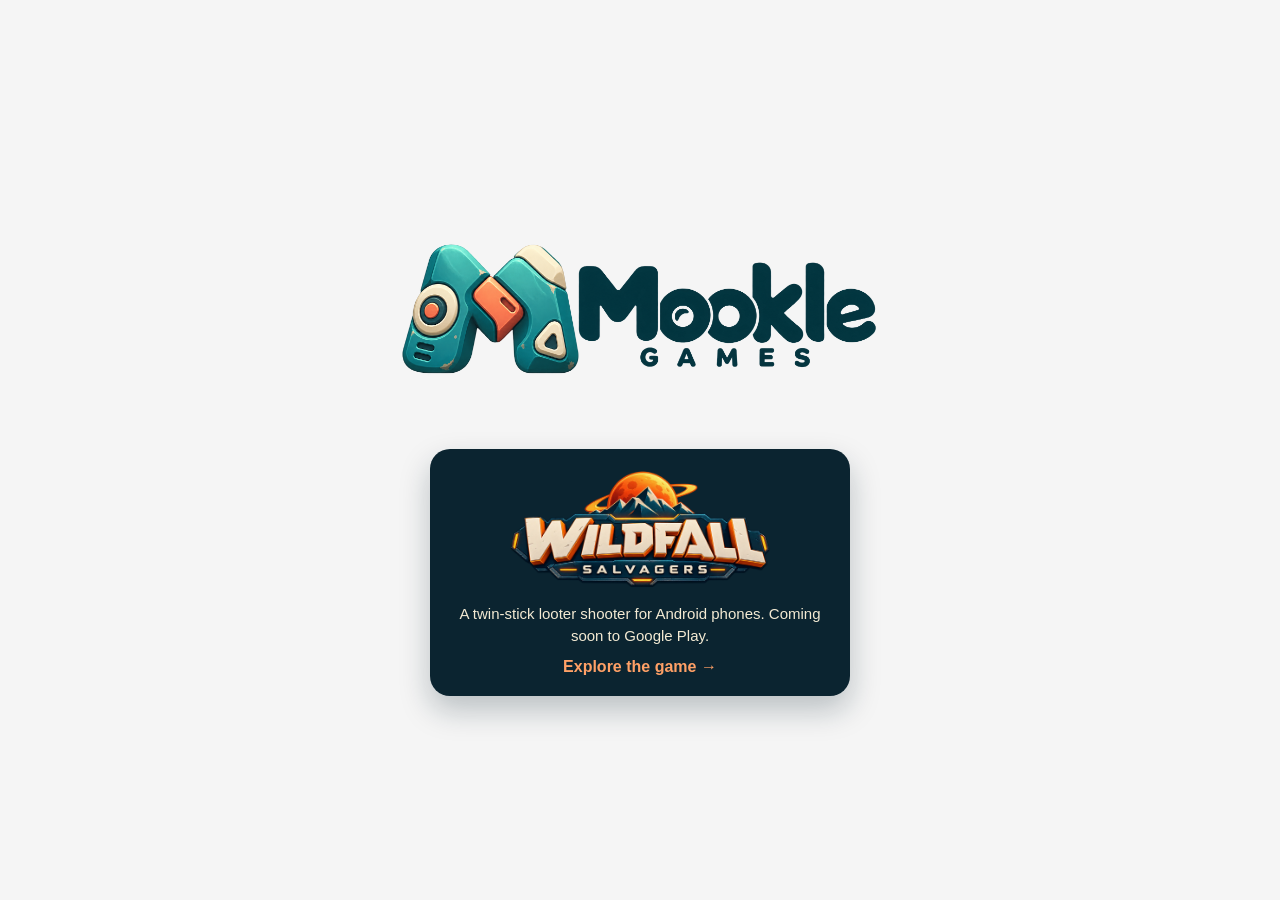
<file: index.html>
<!DOCTYPE html>
<html lang="en">
<head>
    <meta charset="UTF-8">
    <meta name="viewport" content="width=device-width, initial-scale=1.0">
    <title>Mookle Games</title>
    <style>
        * {
            margin: 0;
            padding: 0;
            box-sizing: border-box;
        }

        body {
            width: 100%;
            min-height: 100vh;
            padding: 24px 16px;
            display: flex;
            justify-content: center;
            align-items: center;
            background-color: #f5f5f5;
            font-family: Arial, sans-serif;
        }

        .logo-container {
            text-align: center;
        }

        .logo-container img {
            max-width: 500px;
            height: auto;
            width: 100%;
        }

        .game {
            display: grid;
            justify-items: center;
            gap: 10px;
            max-width: 420px;
            margin: 32px auto 0;
            padding: 22px 24px 20px;
            border-radius: 20px;
            background: #0b2430;
            color: #f3ead3;
            text-decoration: none;
            box-shadow: 0 14px 30px rgba(11, 36, 48, .25);
            transition: transform .15s;
        }

        .game:hover { transform: translateY(-2px); }
        .logo-container .game img { max-width: 260px; }
        .game span { font-size: 15px; line-height: 1.5; }
        .game b { color: #ffa066; font-size: 16px; }
    </style>
</head>
<body>
    <div class="logo-container">
        <img src="mookle_games_logo.png" alt="Mookle Games">
        <a class="game" href="wildfall/">
            <img src="wildfall/img/wildfall-logo.webp" alt="Wildfall Salvagers" width="260" height="122">
            <span>A twin-stick looter shooter for Android phones. Coming soon to Google Play.</span>
            <b>Explore the game &rarr;</b>
        </a>
    </div>
</body>
</html>
</file>
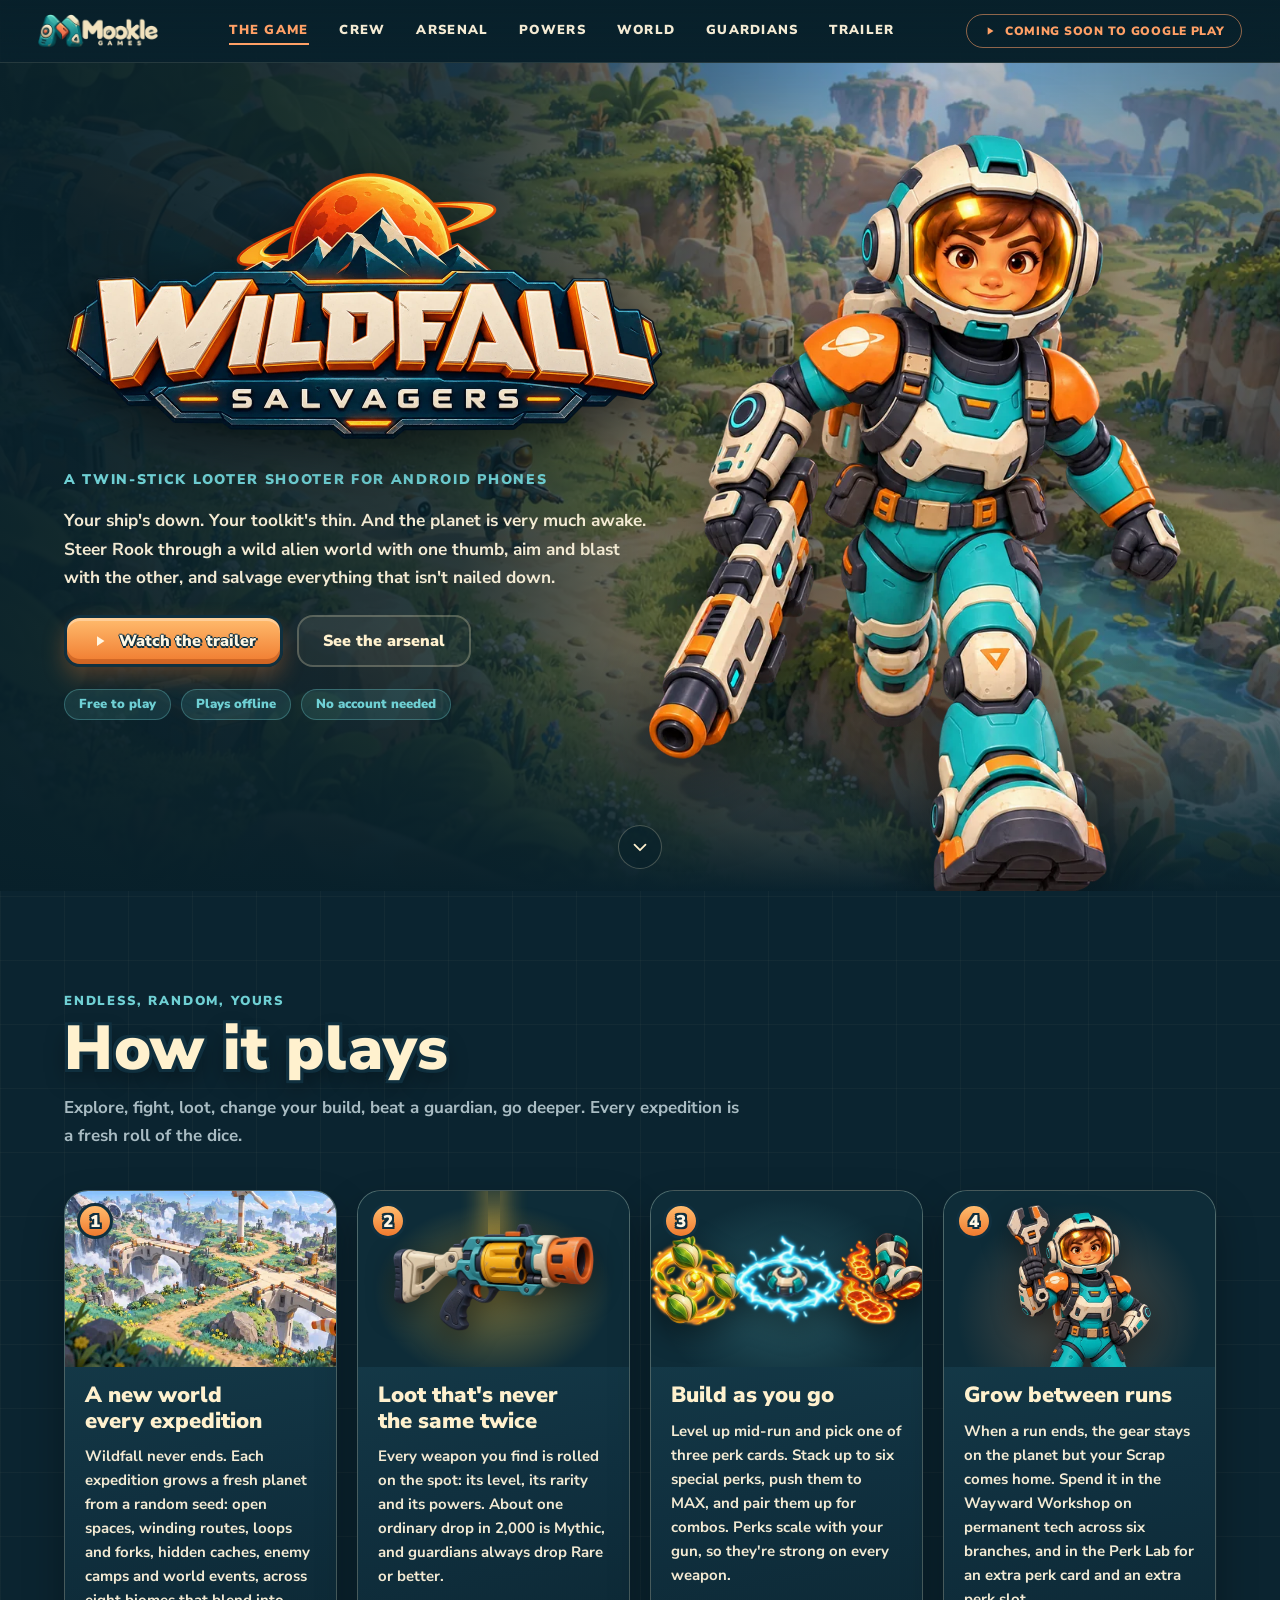
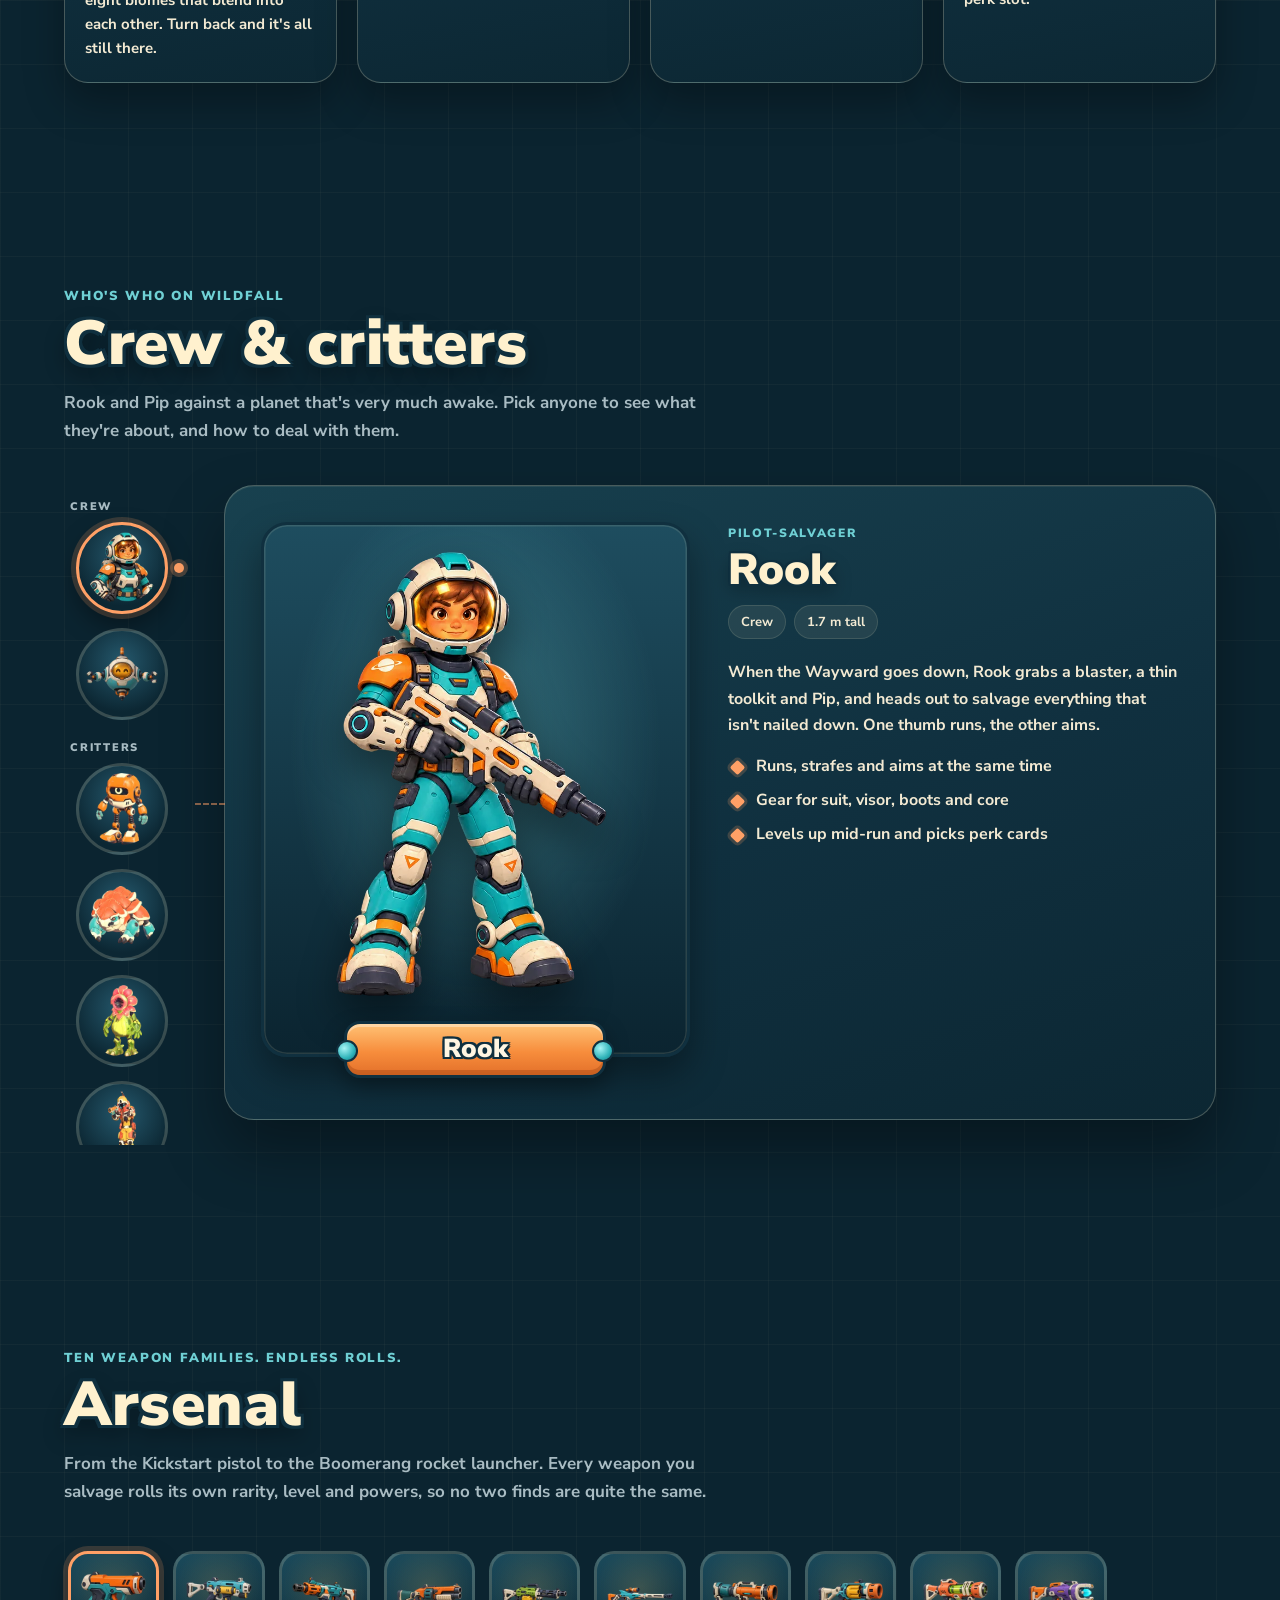
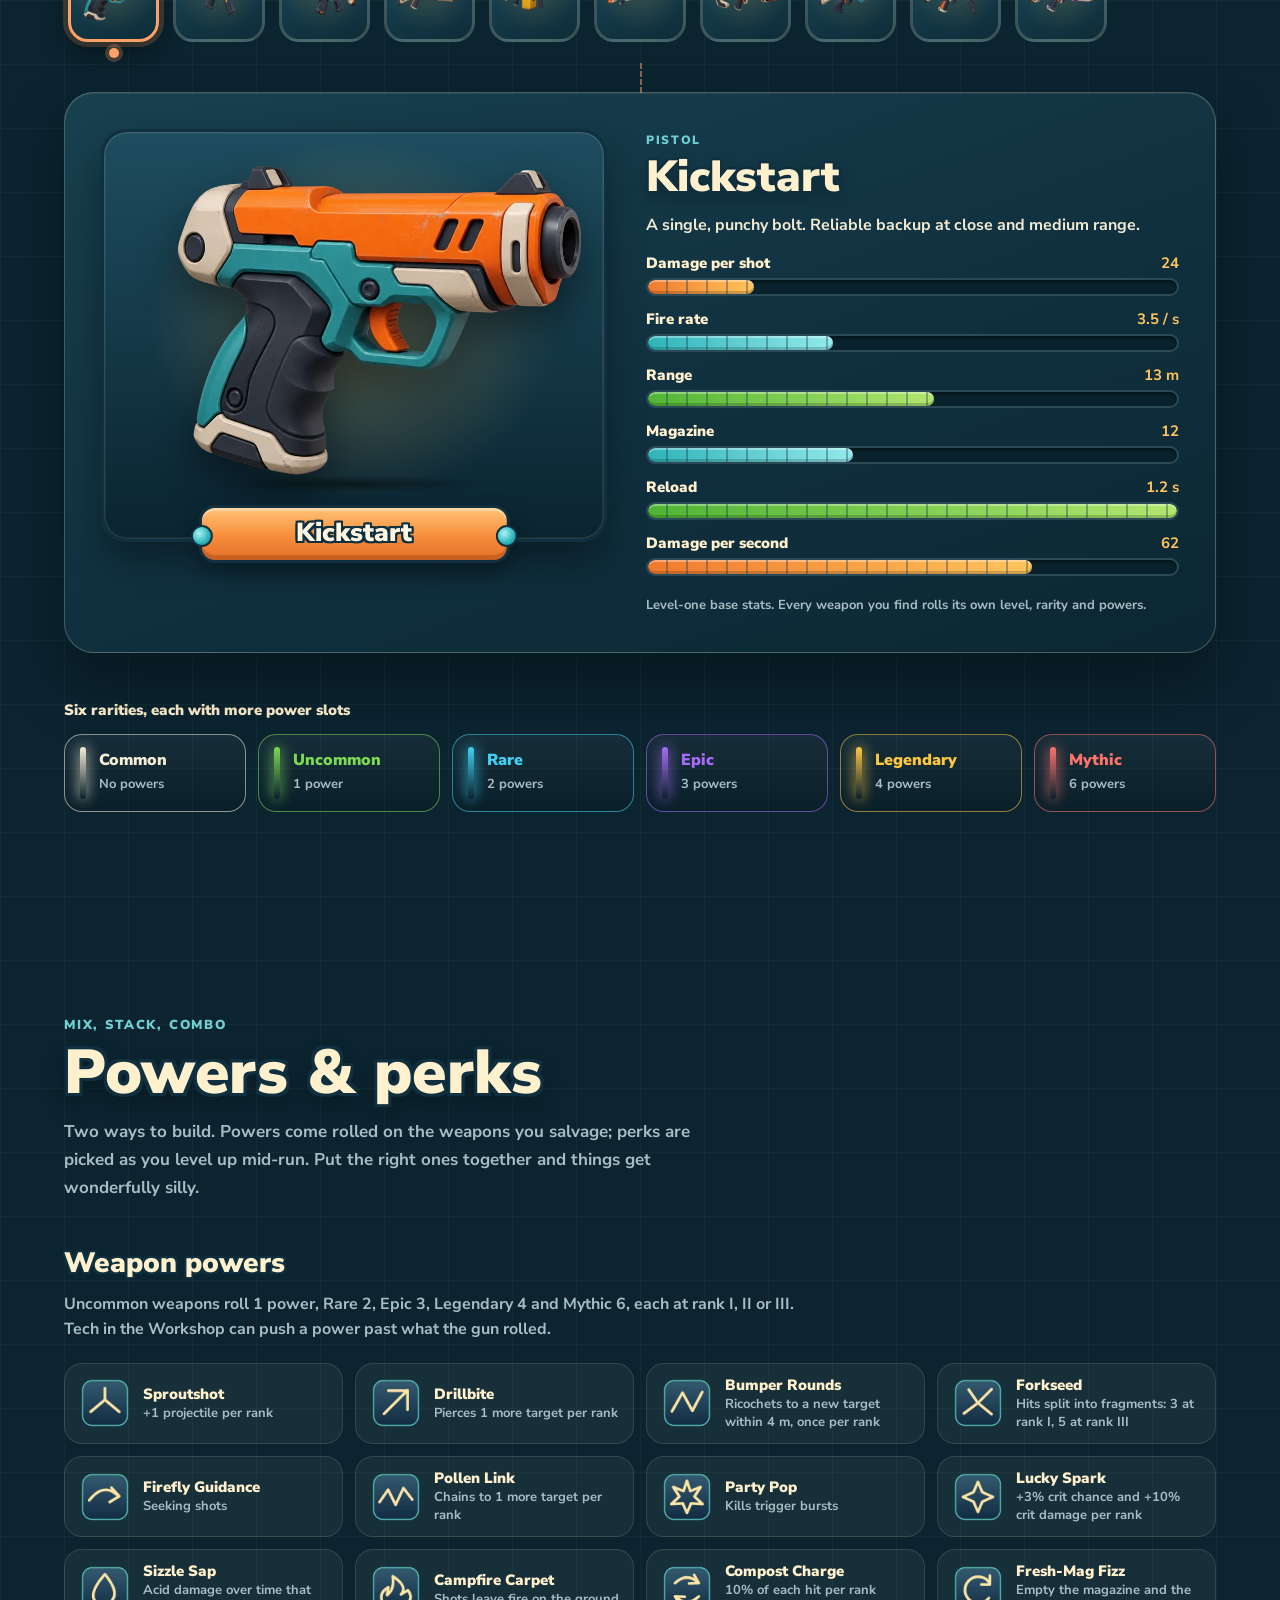
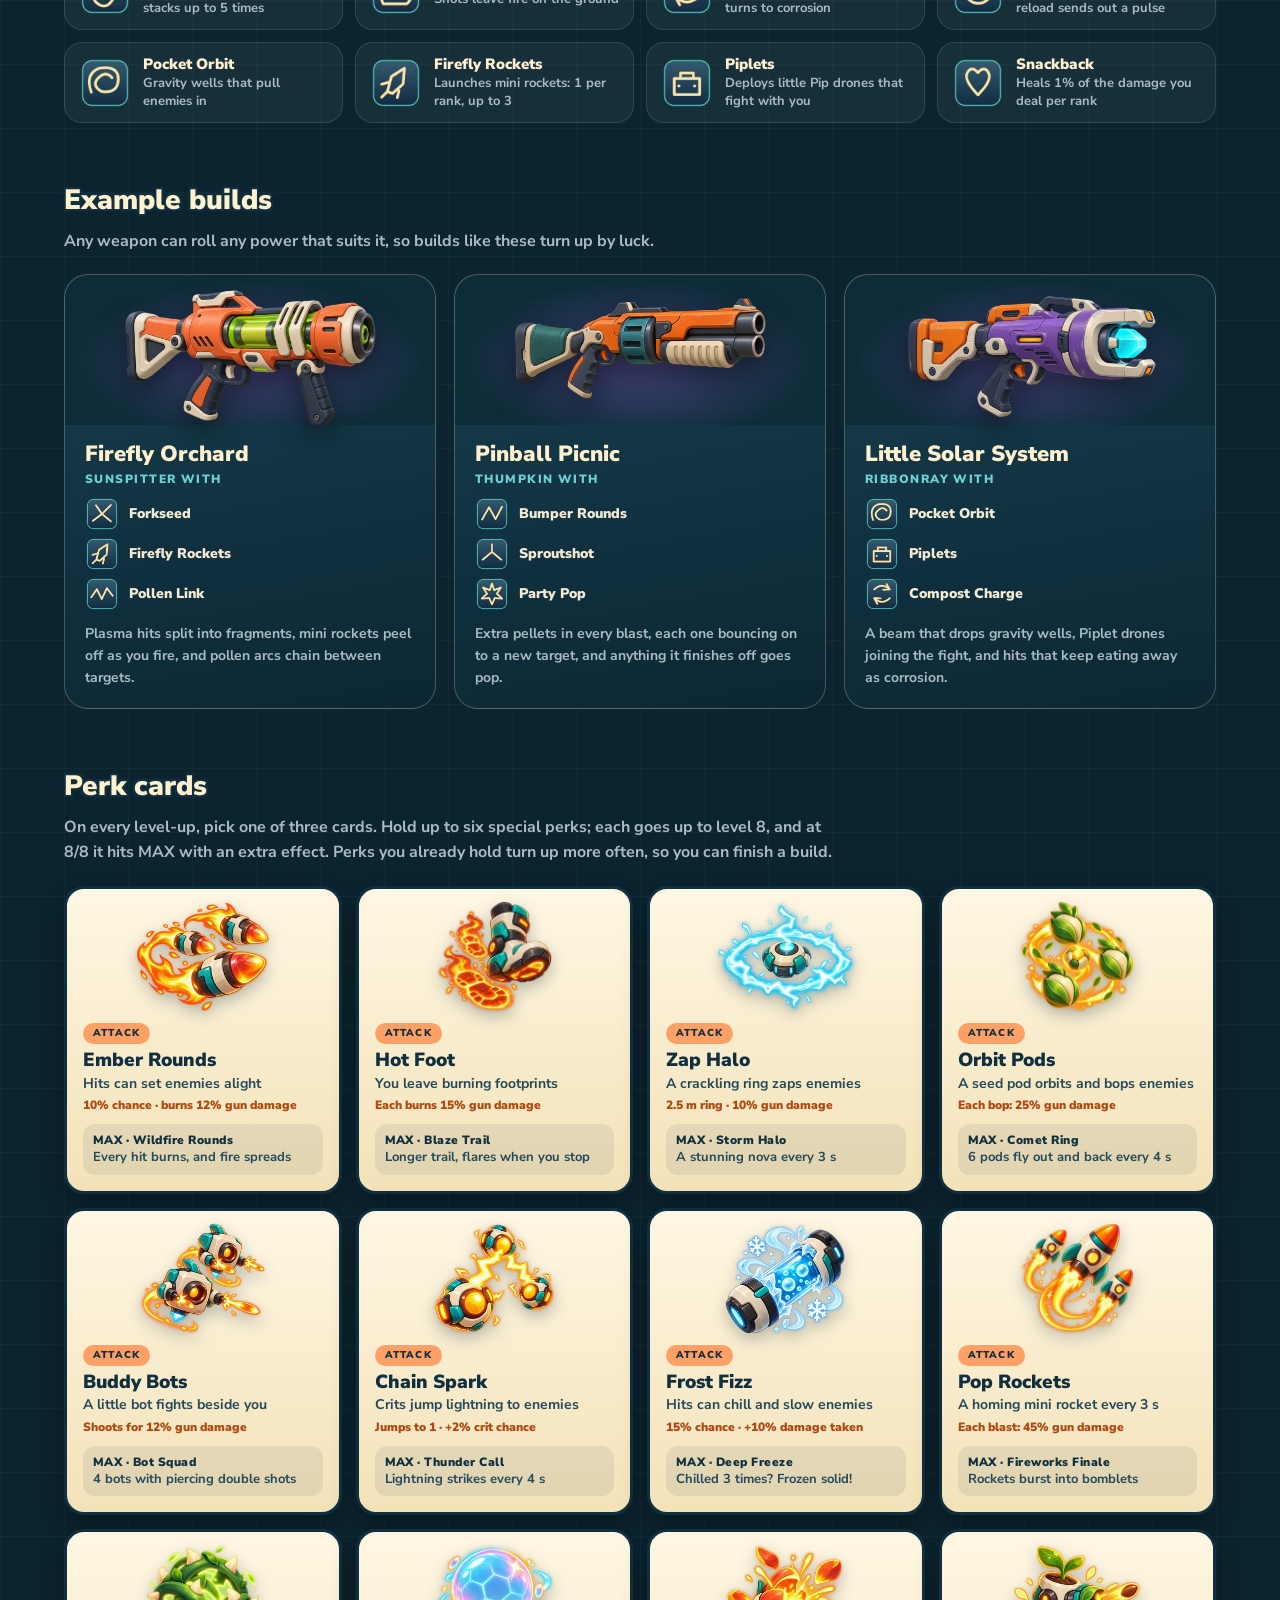
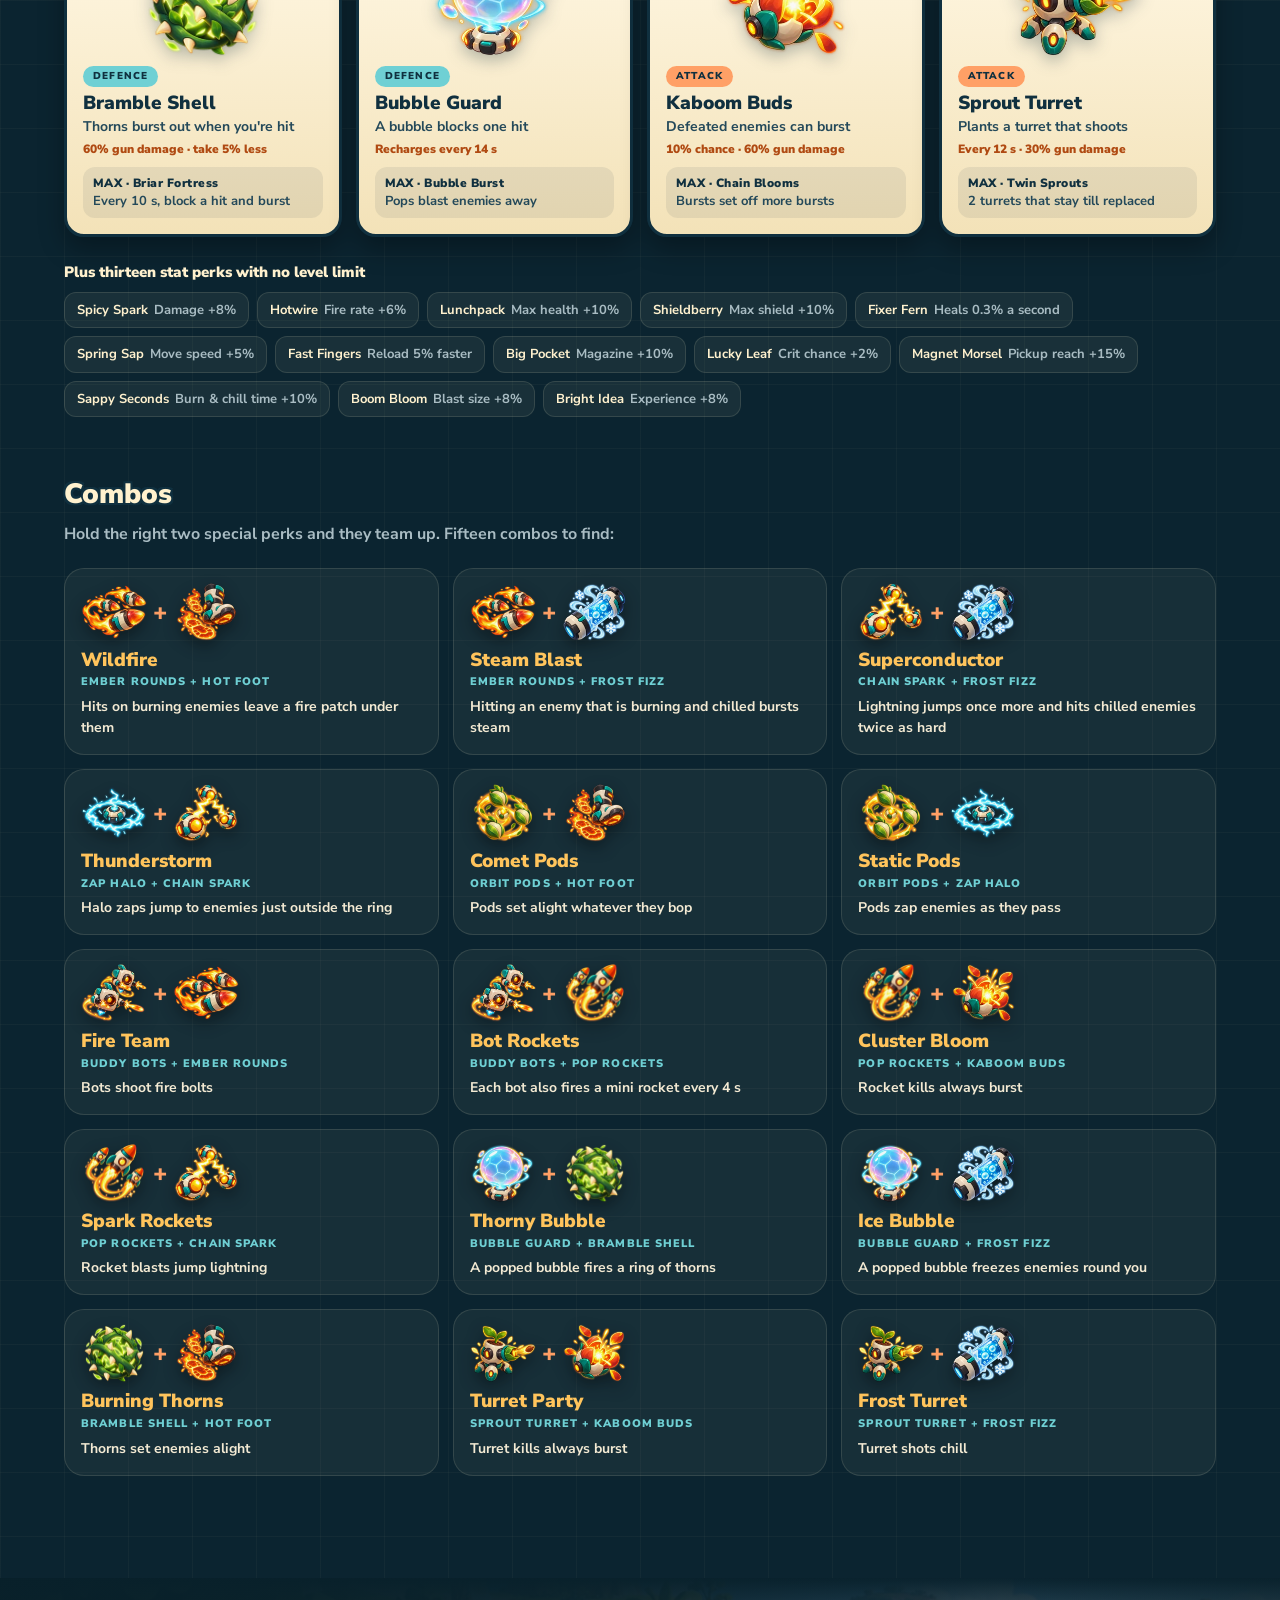
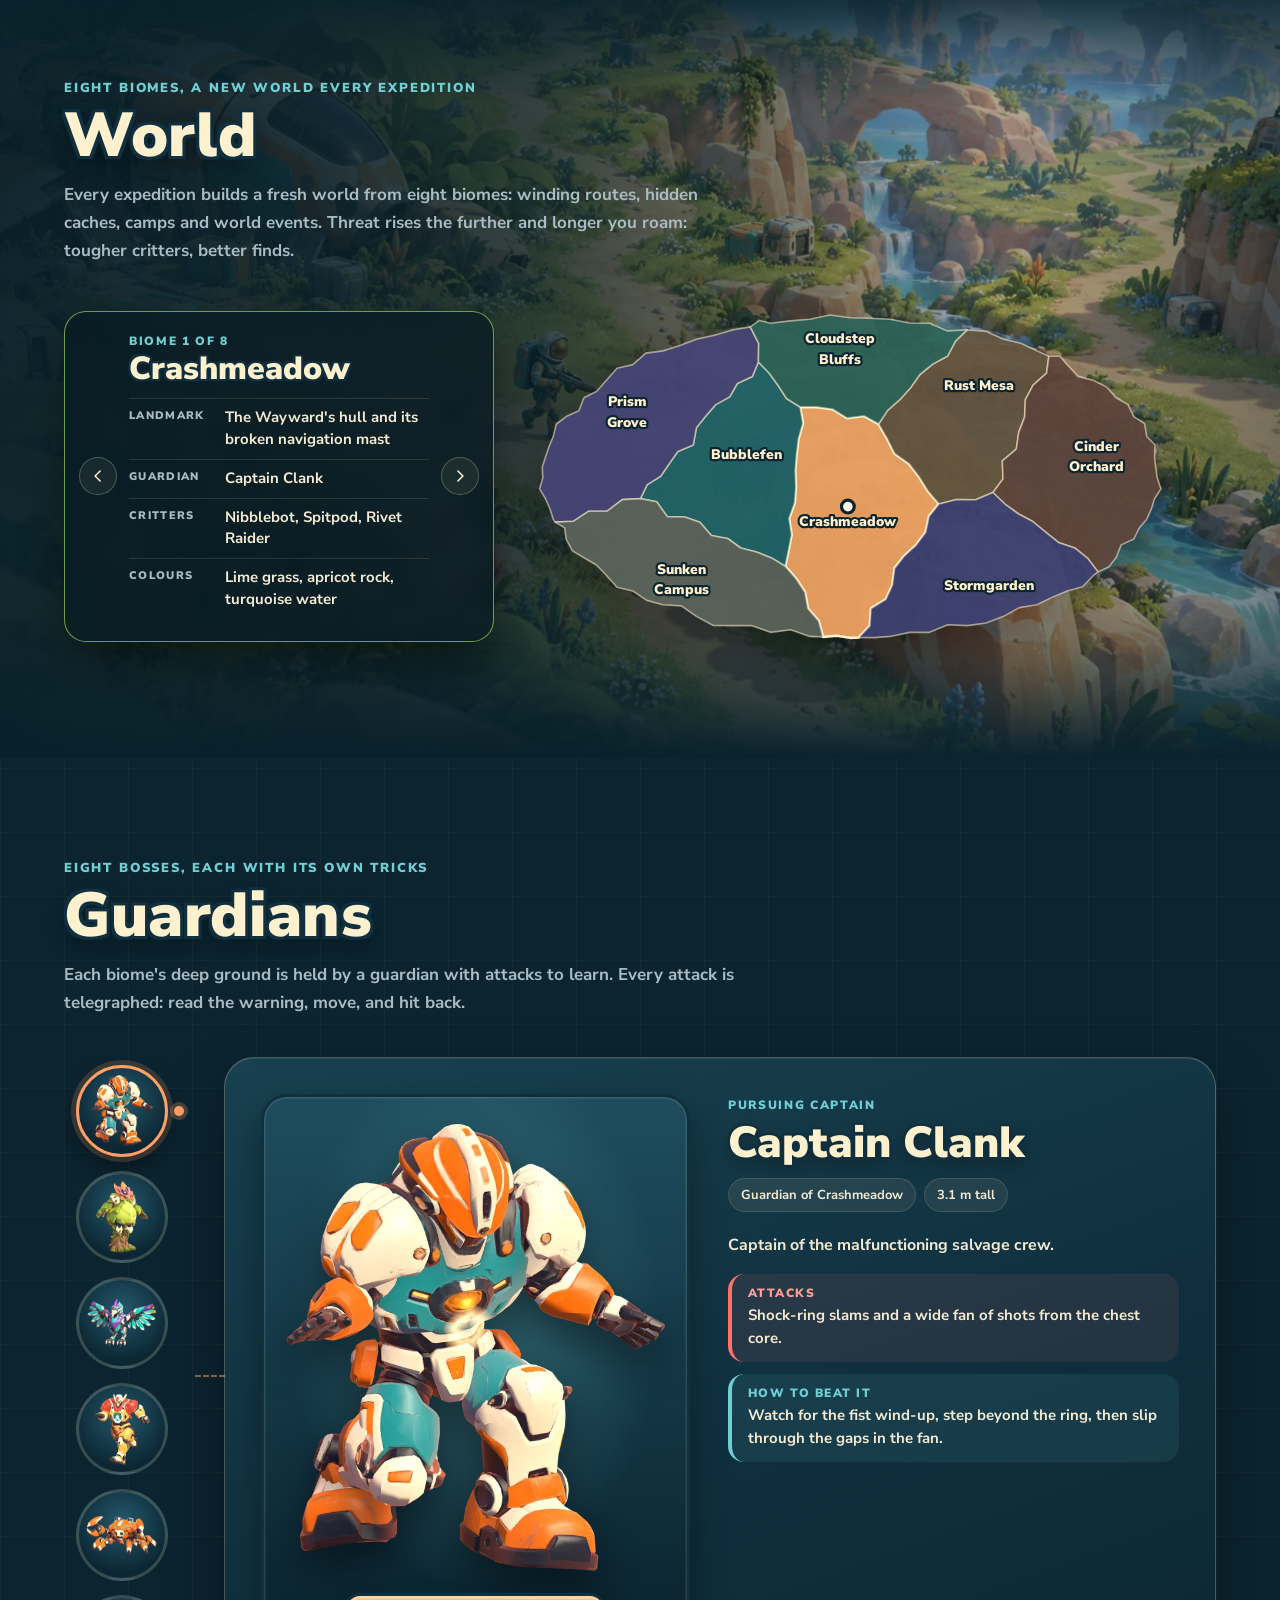
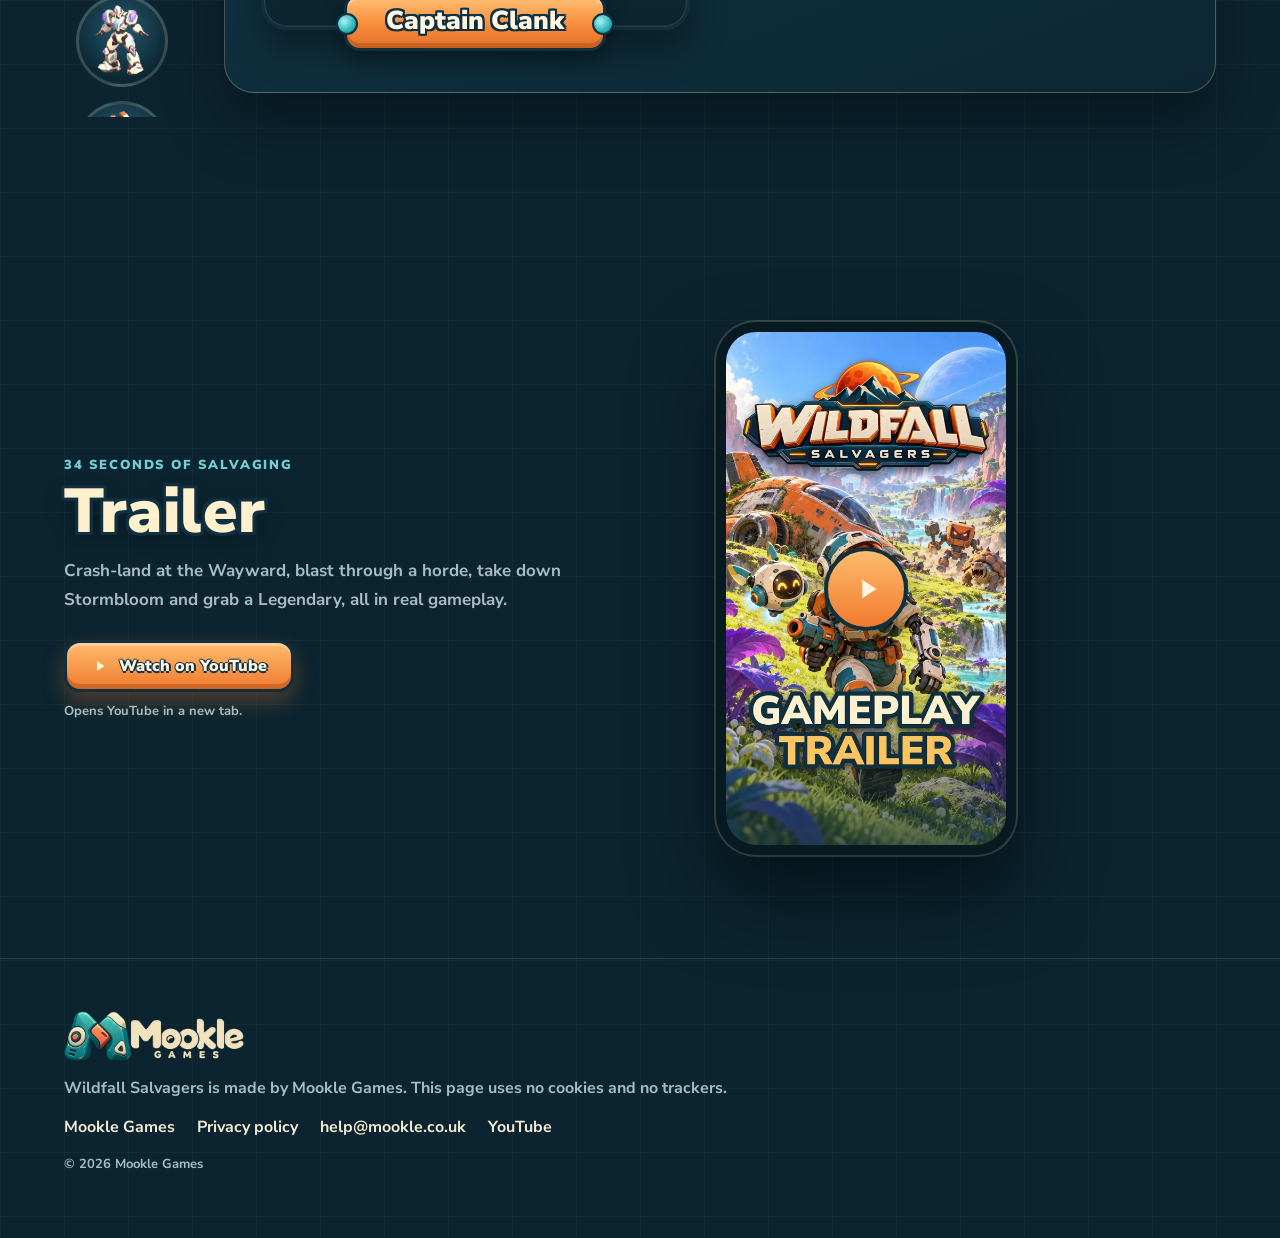
<file: wildfall/index.html>
<!doctype html>
<html lang="en-GB">
<head>
<meta charset="utf-8">
<meta name="viewport" content="width=device-width, initial-scale=1">
<title>Wildfall Salvagers · Mookle Games</title>
<meta name="description" content="Wildfall Salvagers is a twin-stick looter shooter for Android phones from Mookle Games. Crash-land on a wild alien world, blast through hordes, beat eight giant guardians and salvage legendary gear. Free to play, plays offline.">
<meta name="theme-color" content="#0b2430">
<meta property="og:type" content="website">
<meta property="og:site_name" content="Mookle Games">
<meta property="og:title" content="Wildfall Salvagers">
<meta property="og:description" content="Crash-land on a wild alien world, blast through hordes, beat 8 giant guardians and salvage legendary gear. Coming soon to Google Play.">
<meta property="og:image" content="https://www.mookle.co.uk/wildfall/img/share.jpg">
<meta property="og:url" content="https://www.mookle.co.uk/wildfall/">
<link rel="icon" type="image/png" href="img/favicon.png">
<link rel="preload" href="fonts/NunitoSans-900.ttf" as="font" type="font/ttf" crossorigin>
<link rel="preload" href="img/BI01.webp" as="image">
<link rel="stylesheet" href="style.css?v=2">
</head>
<body>
<a class="skip" href="#main">Skip to content</a>


<header class="top">
  <a class="brand" href="/"><img src="img/mookle-logo.webp" alt="Mookle Games" width="130" height="37"></a>
  <nav class="tabs" aria-label="On this page">
    <a href="#game" data-nav="game">The game</a>
    <a href="#crew" data-nav="crew">Crew</a>
    <a href="#arsenal" data-nav="arsenal">Arsenal</a>
    <a href="#powers" data-nav="powers">Powers</a>
    <a href="#world" data-nav="world">World</a>
    <a href="#guardians" data-nav="guardians">Guardians</a>
    <a href="#trailer" data-nav="trailer">Trailer</a>
  </nav>
  <span class="soon"><svg aria-hidden="true"><use href="#i-play"/></svg><span>Coming soon<span class="soon-where"> to Google Play</span></span></span>
</header>

<main id="main">
  <section id="game" class="hero" aria-labelledby="game-title">
    <div class="hero-bg" aria-hidden="true"></div>
    <div class="hero-copy">
      <h1 id="game-title" class="hero-logo"><img src="img/wildfall-logo.webp" alt="Wildfall Salvagers" width="600" height="281"></h1>
      <p class="kicker">A twin-stick looter shooter for Android phones</p>
      <p class="lead">Your ship's down. Your toolkit's thin. And the planet is very much awake. Steer Rook through a wild alien world with one thumb, aim and blast with the other, and salvage everything that isn't nailed down.</p>
      <div class="cta">
        <a class="btn btn-orange" href="#trailer"><svg aria-hidden="true"><use href="#i-play"/></svg>Watch the trailer</a>
        <a class="btn btn-ghost" href="#arsenal">See the arsenal</a>
      </div>
      <ul class="facts">
        <li>Free to play</li>
        <li>Plays offline</li>
        <li>No account needed</li>
      </ul>
    </div>
    <img class="hero-rook" src="img/rook-run.webp" alt="Rook running into action with a blaster" width="779" height="1000">
    <a class="scroll-cue" href="#crew" aria-label="Scroll to the crew"><svg aria-hidden="true"><use href="#i-down"/></svg></a>
  </section>

  <section id="how" class="sec how" data-navkey="game" aria-labelledby="how-title">
    <header class="sec-head">
      <p class="eyebrow">Endless, random, yours</p>
      <h2 id="how-title">How it plays</h2>
      <p class="sec-lead">Explore, fight, loot, change your build, beat a guardian, go deeper. Every expedition is a fresh roll of the dice.</p>
    </header>
    <ol class="loop">
      <li class="step">
        <figure class="step-art art-world"><img src="img/BI06-s.webp" alt="Cloudstep Bluffs, one of the eight biomes" width="520" height="293" loading="lazy" decoding="async"></figure>
        <span class="step-n">1</span>
        <h3>A new world every expedition</h3>
        <p>Wildfall never ends. Each expedition grows a fresh planet from a random seed: open spaces, winding routes, loops and forks, hidden caches, enemy camps and world events, across eight biomes that blend into each other. Turn back and it's all still there.</p>
      </li>
      <li class="step">
        <figure class="step-art art-loot"><img src="img/WP08.webp" alt="A Pebblepop grenade launcher" width="900" height="607" loading="lazy" decoding="async"></figure>
        <span class="step-n">2</span>
        <h3>Loot that's never the same twice</h3>
        <p>Every weapon you find is rolled on the spot: its level, its rarity and its powers. About one ordinary drop in 2,000 is Mythic, and guardians always drop Rare or better.</p>
      </li>
      <li class="step">
        <figure class="step-art art-build"><img src="img/PK04.webp" alt="Orbit Pods perk" width="240" height="232" loading="lazy" decoding="async"><img src="img/PK03.webp" alt="Zap Halo perk" width="240" height="189" loading="lazy" decoding="async"><img src="img/PK02.webp" alt="Hot Foot perk" width="240" height="231" loading="lazy" decoding="async"></figure>
        <span class="step-n">3</span>
        <h3>Build as you go</h3>
        <p>Level up mid-run and pick one of three perk cards. Stack up to six special perks, push them to MAX, and pair them up for combos. Perks scale with your gun, so they're strong on every weapon.</p>
      </li>
      <li class="step">
        <figure class="step-art art-grow"><img src="img/rook-workshop.webp" alt="Rook at the Wayward Workshop" width="478" height="560" loading="lazy" decoding="async"></figure>
        <span class="step-n">4</span>
        <h3>Grow between runs</h3>
        <p>When a run ends, the gear stays on the planet but your Scrap comes home. Spend it in the Wayward Workshop on permanent tech across six branches, and in the Perk Lab for an extra perk card and an extra perk slot.</p>
      </li>
    </ol>
  </section>

  <section id="crew" class="sec" aria-labelledby="crew-title">
    <header class="sec-head">
      <p class="eyebrow">Who's who on Wildfall</p>
      <h2 id="crew-title">Crew &amp; critters</h2>
      <p class="sec-lead">Rook and Pip against a planet that's very much awake. Pick anyone to see what they're about, and how to deal with them.</p>
    </header>
    <div class="roster" data-groups="1">
      <div class="picks" role="tablist" aria-label="Crew and critters"></div>
      <article class="card" aria-live="polite"></article>
    </div>
  </section>

  <section id="arsenal" class="sec" aria-labelledby="arsenal-title">
    <header class="sec-head">
      <p class="eyebrow">Ten weapon families. Endless rolls.</p>
      <h2 id="arsenal-title">Arsenal</h2>
      <p class="sec-lead">From the Kickstart pistol to the Boomerang rocket launcher. Every weapon you salvage rolls its own rarity, level and powers, so no two finds are quite the same.</p>
    </header>
    <div class="roster arsenal">
      <div class="picks tiles" role="tablist" aria-label="Weapons"></div>
      <article class="card" aria-live="polite"></article>
    </div>
    <div class="rarity" aria-label="Rarities">
      <p class="rarity-title">Six rarities, each with more power slots</p>
      <ul>
        <li style="--r:#f5edd6"><b>Common</b><span>No powers</span></li>
        <li style="--r:#7dd954"><b>Uncommon</b><span>1 power</span></li>
        <li style="--r:#40d1f2"><b>Rare</b><span>2 powers</span></li>
        <li style="--r:#a86bf5"><b>Epic</b><span>3 powers</span></li>
        <li style="--r:#ffc740"><b>Legendary</b><span>4 powers</span></li>
        <li style="--r:#ff736b"><b>Mythic</b><span>6 powers</span></li>
      </ul>
    </div>
  </section>

  <section id="powers" class="sec powers" aria-labelledby="powers-title">
    <header class="sec-head">
      <p class="eyebrow">Mix, stack, combo</p>
      <h2 id="powers-title">Powers &amp; perks</h2>
      <p class="sec-lead">Two ways to build. Powers come rolled on the weapons you salvage; perks are picked as you level up mid-run. Put the right ones together and things get wonderfully silly.</p>
    </header>

    <div class="block">
      <h3 class="block-title">Weapon powers</h3>
      <p class="block-lead">Uncommon weapons roll 1 power, Rare 2, Epic 3, Legendary 4 and Mythic 6, each at rank I, II or III. Tech in the Workshop can push a power past what the gun rolled.</p>
      <ul class="power-grid">
        <li class="power"><img src="img/P01.webp" alt="" width="128" height="128" loading="lazy" decoding="async"><b>Sproutshot</b><span>+1 projectile per rank</span></li>
        <li class="power"><img src="img/P02.webp" alt="" width="128" height="128" loading="lazy" decoding="async"><b>Drillbite</b><span>Pierces 1 more target per rank</span></li>
        <li class="power"><img src="img/P03.webp" alt="" width="128" height="128" loading="lazy" decoding="async"><b>Bumper Rounds</b><span>Ricochets to a new target within 4 m, once per rank</span></li>
        <li class="power"><img src="img/P04.webp" alt="" width="128" height="128" loading="lazy" decoding="async"><b>Forkseed</b><span>Hits split into fragments: 3 at rank I, 5 at rank III</span></li>
        <li class="power"><img src="img/P05.webp" alt="" width="128" height="128" loading="lazy" decoding="async"><b>Firefly Guidance</b><span>Seeking shots</span></li>
        <li class="power"><img src="img/P06.webp" alt="" width="128" height="128" loading="lazy" decoding="async"><b>Pollen Link</b><span>Chains to 1 more target per rank</span></li>
        <li class="power"><img src="img/P07.webp" alt="" width="128" height="128" loading="lazy" decoding="async"><b>Party Pop</b><span>Kills trigger bursts</span></li>
        <li class="power"><img src="img/P08.webp" alt="" width="128" height="128" loading="lazy" decoding="async"><b>Lucky Spark</b><span>+3% crit chance and +10% crit damage per rank</span></li>
        <li class="power"><img src="img/P09.webp" alt="" width="128" height="128" loading="lazy" decoding="async"><b>Sizzle Sap</b><span>Acid damage over time that stacks up to 5 times</span></li>
        <li class="power"><img src="img/P10.webp" alt="" width="128" height="128" loading="lazy" decoding="async"><b>Campfire Carpet</b><span>Shots leave fire on the ground</span></li>
        <li class="power"><img src="img/P11.webp" alt="" width="128" height="128" loading="lazy" decoding="async"><b>Compost Charge</b><span>10% of each hit per rank turns to corrosion</span></li>
        <li class="power"><img src="img/P12.webp" alt="" width="128" height="128" loading="lazy" decoding="async"><b>Fresh-Mag Fizz</b><span>Empty the magazine and the reload sends out a pulse</span></li>
        <li class="power"><img src="img/P13.webp" alt="" width="128" height="128" loading="lazy" decoding="async"><b>Pocket Orbit</b><span>Gravity wells that pull enemies in</span></li>
        <li class="power"><img src="img/P14.webp" alt="" width="128" height="128" loading="lazy" decoding="async"><b>Firefly Rockets</b><span>Launches mini rockets: 1 per rank, up to 3</span></li>
        <li class="power"><img src="img/P15.webp" alt="" width="128" height="128" loading="lazy" decoding="async"><b>Piplets</b><span>Deploys little Pip drones that fight with you</span></li>
        <li class="power"><img src="img/P16.webp" alt="" width="128" height="128" loading="lazy" decoding="async"><b>Snackback</b><span>Heals 1% of the damage you deal per rank</span></li>
      </ul>
    </div>

    <div class="block">
      <h3 class="block-title">Example builds</h3>
      <p class="block-lead">Any weapon can roll any power that suits it, so builds like these turn up by luck.</p>
      <ul class="builds">
        <li class="build">
          <figure><img src="img/WP09.webp" alt="Sunspitter" width="900" height="608" loading="lazy" decoding="async"></figure>
          <div>
            <h4>Firefly Orchard</h4>
            <p class="build-gun">Sunspitter with</p>
            <ul class="build-powers"><li><img src="img/P04.webp" alt="" width="128" height="128" loading="lazy" decoding="async">Forkseed</li><li><img src="img/P14.webp" alt="" width="128" height="128" loading="lazy" decoding="async">Firefly Rockets</li><li><img src="img/P06.webp" alt="" width="128" height="128" loading="lazy" decoding="async">Pollen Link</li></ul>
            <p>Plasma hits split into fragments, mini rockets peel off as you fire, and pollen arcs chain between targets.</p>
          </div>
        </li>
        <li class="build">
          <figure><img src="img/WP04.webp" alt="Thumpkin" width="900" height="411" loading="lazy" decoding="async"></figure>
          <div>
            <h4>Pinball Picnic</h4>
            <p class="build-gun">Thumpkin with</p>
            <ul class="build-powers"><li><img src="img/P03.webp" alt="" width="128" height="128" loading="lazy" decoding="async">Bumper Rounds</li><li><img src="img/P01.webp" alt="" width="128" height="128" loading="lazy" decoding="async">Sproutshot</li><li><img src="img/P07.webp" alt="" width="128" height="128" loading="lazy" decoding="async">Party Pop</li></ul>
            <p>Extra pellets in every blast, each one bouncing on to a new target, and anything it finishes off goes pop.</p>
          </div>
        </li>
        <li class="build">
          <figure><img src="img/WP10.webp" alt="Ribbonray" width="900" height="579" loading="lazy" decoding="async"></figure>
          <div>
            <h4>Little Solar System</h4>
            <p class="build-gun">Ribbonray with</p>
            <ul class="build-powers"><li><img src="img/P13.webp" alt="" width="128" height="128" loading="lazy" decoding="async">Pocket Orbit</li><li><img src="img/P15.webp" alt="" width="128" height="128" loading="lazy" decoding="async">Piplets</li><li><img src="img/P11.webp" alt="" width="128" height="128" loading="lazy" decoding="async">Compost Charge</li></ul>
            <p>A beam that drops gravity wells, Piplet drones joining the fight, and hits that keep eating away as corrosion.</p>
          </div>
        </li>
      </ul>
    </div>

    <div class="block">
      <h3 class="block-title">Perk cards</h3>
      <p class="block-lead">On every level-up, pick one of three cards. Hold up to six special perks; each goes up to level 8, and at 8/8 it hits MAX with an extra effect. Perks you already hold turn up more often, so you can finish a build.</p>
      <ul class="perk-grid">
        <li class="perk ">
          <figure><img src="img/PK01.webp" alt="" width="240" height="196" loading="lazy" decoding="async"></figure>
          <p class="perk-cat">Attack</p>
          <h4>Ember Rounds</h4>
          <p class="perk-line">Hits can set enemies alight</p>
          <p class="perk-num">10% chance · burns 12% gun damage</p>
          <p class="perk-max"><b>MAX · Wildfire Rounds</b>Every hit burns, and fire spreads</p>
        </li>
        <li class="perk ">
          <figure><img src="img/PK02.webp" alt="" width="240" height="231" loading="lazy" decoding="async"></figure>
          <p class="perk-cat">Attack</p>
          <h4>Hot Foot</h4>
          <p class="perk-line">You leave burning footprints</p>
          <p class="perk-num">Each burns 15% gun damage</p>
          <p class="perk-max"><b>MAX · Blaze Trail</b>Longer trail, flares when you stop</p>
        </li>
        <li class="perk ">
          <figure><img src="img/PK03.webp" alt="" width="240" height="189" loading="lazy" decoding="async"></figure>
          <p class="perk-cat">Attack</p>
          <h4>Zap Halo</h4>
          <p class="perk-line">A crackling ring zaps enemies</p>
          <p class="perk-num">2.5 m ring · 10% gun damage</p>
          <p class="perk-max"><b>MAX · Storm Halo</b>A stunning nova every 3 s</p>
        </li>
        <li class="perk ">
          <figure><img src="img/PK04.webp" alt="" width="240" height="232" loading="lazy" decoding="async"></figure>
          <p class="perk-cat">Attack</p>
          <h4>Orbit Pods</h4>
          <p class="perk-line">A seed pod orbits and bops enemies</p>
          <p class="perk-num">Each bop: 25% gun damage</p>
          <p class="perk-max"><b>MAX · Comet Ring</b>6 pods fly out and back every 4 s</p>
        </li>
        <li class="perk ">
          <figure><img src="img/PK05.webp" alt="" width="240" height="211" loading="lazy" decoding="async"></figure>
          <p class="perk-cat">Attack</p>
          <h4>Buddy Bots</h4>
          <p class="perk-line">A little bot fights beside you</p>
          <p class="perk-num">Shoots for 12% gun damage</p>
          <p class="perk-max"><b>MAX · Bot Squad</b>4 bots with piercing double shots</p>
        </li>
        <li class="perk ">
          <figure><img src="img/PK06.webp" alt="" width="240" height="217" loading="lazy" decoding="async"></figure>
          <p class="perk-cat">Attack</p>
          <h4>Chain Spark</h4>
          <p class="perk-line">Crits jump lightning to enemies</p>
          <p class="perk-num">Jumps to 1 · +2% crit chance</p>
          <p class="perk-max"><b>MAX · Thunder Call</b>Lightning strikes every 4 s</p>
        </li>
        <li class="perk ">
          <figure><img src="img/PK07.webp" alt="" width="240" height="223" loading="lazy" decoding="async"></figure>
          <p class="perk-cat">Attack</p>
          <h4>Frost Fizz</h4>
          <p class="perk-line">Hits can chill and slow enemies</p>
          <p class="perk-num">15% chance · +10% damage taken</p>
          <p class="perk-max"><b>MAX · Deep Freeze</b>Chilled 3 times? Frozen solid!</p>
        </li>
        <li class="perk ">
          <figure><img src="img/PK08.webp" alt="" width="240" height="235" loading="lazy" decoding="async"></figure>
          <p class="perk-cat">Attack</p>
          <h4>Pop Rockets</h4>
          <p class="perk-line">A homing mini rocket every 3 s</p>
          <p class="perk-num">Each blast: 45% gun damage</p>
          <p class="perk-max"><b>MAX · Fireworks Finale</b>Rockets burst into bomblets</p>
        </li>
        <li class="perk is-def">
          <figure><img src="img/PK09.webp" alt="" width="240" height="235" loading="lazy" decoding="async"></figure>
          <p class="perk-cat">Defence</p>
          <h4>Bramble Shell</h4>
          <p class="perk-line">Thorns burst out when you&#x27;re hit</p>
          <p class="perk-num">60% gun damage · take 5% less</p>
          <p class="perk-max"><b>MAX · Briar Fortress</b>Every 10 s, block a hit and burst</p>
        </li>
        <li class="perk is-def">
          <figure><img src="img/PK10.webp" alt="" width="240" height="222" loading="lazy" decoding="async"></figure>
          <p class="perk-cat">Defence</p>
          <h4>Bubble Guard</h4>
          <p class="perk-line">A bubble blocks one hit</p>
          <p class="perk-num">Recharges every 14 s</p>
          <p class="perk-max"><b>MAX · Bubble Burst</b>Pops blast enemies away</p>
        </li>
        <li class="perk ">
          <figure><img src="img/PK11.webp" alt="" width="240" height="223" loading="lazy" decoding="async"></figure>
          <p class="perk-cat">Attack</p>
          <h4>Kaboom Buds</h4>
          <p class="perk-line">Defeated enemies can burst</p>
          <p class="perk-num">10% chance · 60% gun damage</p>
          <p class="perk-max"><b>MAX · Chain Blooms</b>Bursts set off more bursts</p>
        </li>
        <li class="perk ">
          <figure><img src="img/PK12.webp" alt="" width="240" height="206" loading="lazy" decoding="async"></figure>
          <p class="perk-cat">Attack</p>
          <h4>Sprout Turret</h4>
          <p class="perk-line">Plants a turret that shoots</p>
          <p class="perk-num">Every 12 s · 30% gun damage</p>
          <p class="perk-max"><b>MAX · Twin Sprouts</b>2 turrets that stay till replaced</p>
        </li>
      </ul>
      <p class="stats-title">Plus thirteen stat perks with no level limit</p>
      <ul class="stat-chips">
        <li><b>Spicy Spark</b>Damage +8%</li>
        <li><b>Hotwire</b>Fire rate +6%</li>
        <li><b>Lunchpack</b>Max health +10%</li>
        <li><b>Shieldberry</b>Max shield +10%</li>
        <li><b>Fixer Fern</b>Heals 0.3% a second</li>
        <li><b>Spring Sap</b>Move speed +5%</li>
        <li><b>Fast Fingers</b>Reload 5% faster</li>
        <li><b>Big Pocket</b>Magazine +10%</li>
        <li><b>Lucky Leaf</b>Crit chance +2%</li>
        <li><b>Magnet Morsel</b>Pickup reach +15%</li>
        <li><b>Sappy Seconds</b>Burn &amp; chill time +10%</li>
        <li><b>Boom Bloom</b>Blast size +8%</li>
        <li><b>Bright Idea</b>Experience +8%</li>
      </ul>
    </div>

    <div class="block">
      <h3 class="block-title">Combos</h3>
      <p class="block-lead">Hold the right two special perks and they team up. Fifteen combos to find:</p>
      <ul class="combo-grid">
        <li class="combo">
          <div class="combo-pair"><img src="img/PK01.webp" alt="Ember Rounds" width="240" height="196" loading="lazy" decoding="async"><span aria-hidden="true">+</span><img src="img/PK02.webp" alt="Hot Foot" width="240" height="231" loading="lazy" decoding="async"></div>
          <h4>Wildfire</h4>
          <p class="combo-of">Ember Rounds + Hot Foot</p>
          <p>Hits on burning enemies leave a fire patch under them</p>
        </li>
        <li class="combo">
          <div class="combo-pair"><img src="img/PK01.webp" alt="Ember Rounds" width="240" height="196" loading="lazy" decoding="async"><span aria-hidden="true">+</span><img src="img/PK07.webp" alt="Frost Fizz" width="240" height="223" loading="lazy" decoding="async"></div>
          <h4>Steam Blast</h4>
          <p class="combo-of">Ember Rounds + Frost Fizz</p>
          <p>Hitting an enemy that is burning and chilled bursts steam</p>
        </li>
        <li class="combo">
          <div class="combo-pair"><img src="img/PK06.webp" alt="Chain Spark" width="240" height="217" loading="lazy" decoding="async"><span aria-hidden="true">+</span><img src="img/PK07.webp" alt="Frost Fizz" width="240" height="223" loading="lazy" decoding="async"></div>
          <h4>Superconductor</h4>
          <p class="combo-of">Chain Spark + Frost Fizz</p>
          <p>Lightning jumps once more and hits chilled enemies twice as hard</p>
        </li>
        <li class="combo">
          <div class="combo-pair"><img src="img/PK03.webp" alt="Zap Halo" width="240" height="189" loading="lazy" decoding="async"><span aria-hidden="true">+</span><img src="img/PK06.webp" alt="Chain Spark" width="240" height="217" loading="lazy" decoding="async"></div>
          <h4>Thunderstorm</h4>
          <p class="combo-of">Zap Halo + Chain Spark</p>
          <p>Halo zaps jump to enemies just outside the ring</p>
        </li>
        <li class="combo">
          <div class="combo-pair"><img src="img/PK04.webp" alt="Orbit Pods" width="240" height="232" loading="lazy" decoding="async"><span aria-hidden="true">+</span><img src="img/PK02.webp" alt="Hot Foot" width="240" height="231" loading="lazy" decoding="async"></div>
          <h4>Comet Pods</h4>
          <p class="combo-of">Orbit Pods + Hot Foot</p>
          <p>Pods set alight whatever they bop</p>
        </li>
        <li class="combo">
          <div class="combo-pair"><img src="img/PK04.webp" alt="Orbit Pods" width="240" height="232" loading="lazy" decoding="async"><span aria-hidden="true">+</span><img src="img/PK03.webp" alt="Zap Halo" width="240" height="189" loading="lazy" decoding="async"></div>
          <h4>Static Pods</h4>
          <p class="combo-of">Orbit Pods + Zap Halo</p>
          <p>Pods zap enemies as they pass</p>
        </li>
        <li class="combo">
          <div class="combo-pair"><img src="img/PK05.webp" alt="Buddy Bots" width="240" height="211" loading="lazy" decoding="async"><span aria-hidden="true">+</span><img src="img/PK01.webp" alt="Ember Rounds" width="240" height="196" loading="lazy" decoding="async"></div>
          <h4>Fire Team</h4>
          <p class="combo-of">Buddy Bots + Ember Rounds</p>
          <p>Bots shoot fire bolts</p>
        </li>
        <li class="combo">
          <div class="combo-pair"><img src="img/PK05.webp" alt="Buddy Bots" width="240" height="211" loading="lazy" decoding="async"><span aria-hidden="true">+</span><img src="img/PK08.webp" alt="Pop Rockets" width="240" height="235" loading="lazy" decoding="async"></div>
          <h4>Bot Rockets</h4>
          <p class="combo-of">Buddy Bots + Pop Rockets</p>
          <p>Each bot also fires a mini rocket every 4 s</p>
        </li>
        <li class="combo">
          <div class="combo-pair"><img src="img/PK08.webp" alt="Pop Rockets" width="240" height="235" loading="lazy" decoding="async"><span aria-hidden="true">+</span><img src="img/PK11.webp" alt="Kaboom Buds" width="240" height="223" loading="lazy" decoding="async"></div>
          <h4>Cluster Bloom</h4>
          <p class="combo-of">Pop Rockets + Kaboom Buds</p>
          <p>Rocket kills always burst</p>
        </li>
        <li class="combo">
          <div class="combo-pair"><img src="img/PK08.webp" alt="Pop Rockets" width="240" height="235" loading="lazy" decoding="async"><span aria-hidden="true">+</span><img src="img/PK06.webp" alt="Chain Spark" width="240" height="217" loading="lazy" decoding="async"></div>
          <h4>Spark Rockets</h4>
          <p class="combo-of">Pop Rockets + Chain Spark</p>
          <p>Rocket blasts jump lightning</p>
        </li>
        <li class="combo">
          <div class="combo-pair"><img src="img/PK10.webp" alt="Bubble Guard" width="240" height="222" loading="lazy" decoding="async"><span aria-hidden="true">+</span><img src="img/PK09.webp" alt="Bramble Shell" width="240" height="235" loading="lazy" decoding="async"></div>
          <h4>Thorny Bubble</h4>
          <p class="combo-of">Bubble Guard + Bramble Shell</p>
          <p>A popped bubble fires a ring of thorns</p>
        </li>
        <li class="combo">
          <div class="combo-pair"><img src="img/PK10.webp" alt="Bubble Guard" width="240" height="222" loading="lazy" decoding="async"><span aria-hidden="true">+</span><img src="img/PK07.webp" alt="Frost Fizz" width="240" height="223" loading="lazy" decoding="async"></div>
          <h4>Ice Bubble</h4>
          <p class="combo-of">Bubble Guard + Frost Fizz</p>
          <p>A popped bubble freezes enemies round you</p>
        </li>
        <li class="combo">
          <div class="combo-pair"><img src="img/PK09.webp" alt="Bramble Shell" width="240" height="235" loading="lazy" decoding="async"><span aria-hidden="true">+</span><img src="img/PK02.webp" alt="Hot Foot" width="240" height="231" loading="lazy" decoding="async"></div>
          <h4>Burning Thorns</h4>
          <p class="combo-of">Bramble Shell + Hot Foot</p>
          <p>Thorns set enemies alight</p>
        </li>
        <li class="combo">
          <div class="combo-pair"><img src="img/PK12.webp" alt="Sprout Turret" width="240" height="206" loading="lazy" decoding="async"><span aria-hidden="true">+</span><img src="img/PK11.webp" alt="Kaboom Buds" width="240" height="223" loading="lazy" decoding="async"></div>
          <h4>Turret Party</h4>
          <p class="combo-of">Sprout Turret + Kaboom Buds</p>
          <p>Turret kills always burst</p>
        </li>
        <li class="combo">
          <div class="combo-pair"><img src="img/PK12.webp" alt="Sprout Turret" width="240" height="206" loading="lazy" decoding="async"><span aria-hidden="true">+</span><img src="img/PK07.webp" alt="Frost Fizz" width="240" height="223" loading="lazy" decoding="async"></div>
          <h4>Frost Turret</h4>
          <p class="combo-of">Sprout Turret + Frost Fizz</p>
          <p>Turret shots chill</p>
        </li>
      </ul>
    </div>
  </section>

  <section id="world" class="sec world" aria-labelledby="world-title">
    <div class="world-bg" aria-hidden="true"><img class="on" src="img/BI01.webp" alt=""><img src="img/BI01.webp" alt=""></div>
    <header class="sec-head">
      <p class="eyebrow">Eight biomes, a new world every expedition</p>
      <h2 id="world-title">World</h2>
      <p class="sec-lead">Every expedition builds a fresh world from eight biomes: winding routes, hidden caches, camps and world events. Threat rises the further and longer you roam: tougher critters, better finds.</p>
    </header>
    <div class="world-ui">
      <article class="biome-card" aria-live="polite">
        <button class="arrow prev" type="button" aria-label="Previous biome"><svg aria-hidden="true"><use href="#i-left"/></svg></button>
        <div>
          <p class="biome-n">Biome 1 of 8</p>
          <h3 class="biome-name">Crashmeadow</h3>
          <dl>
            <div><dt>Landmark</dt><dd data-f="landmark"></dd></div>
            <div><dt>Guardian</dt><dd data-f="guardian"></dd></div>
            <div><dt>Critters</dt><dd data-f="critters"></dd></div>
            <div><dt>Colours</dt><dd data-f="palette"></dd></div>
          </dl>
        </div>
        <button class="arrow next" type="button" aria-label="Next biome"><svg aria-hidden="true"><use href="#i-right"/></svg></button>
      </article>
      <svg class="map" viewBox="0 0 600 320" role="group" aria-label="Map of the eight biomes: pick one"><g class="region" tabindex="0" role="button" aria-pressed="false" aria-label="Crashmeadow"><path d="M308.2 311.7 L300.0 312.0 L287.4 310.1 L274.7 311.1 L270.7 296.2 L260.6 284.6 L257.8 269.0 L249.4 256.5 L239.3 244.9 L242.4 230.1 L245.3 215.3 L242.9 200.1 L248.2 185.5 L249.3 170.5 L248.7 155.4 L249.9 140.5 L251.7 125.6 L255.9 110.9 L253.2 95.6 L268.6 95.7 L283.6 97.7 L297.2 106.1 L313.0 104.1 L326.8 111.6 L334.7 125.2 L341.8 139.4 L355.3 148.9 L364.8 161.3 L373.1 174.6 L383.3 186.5 L374.1 198.0 L370.9 213.1 L362.1 224.9 L350.9 235.2 L341.8 246.7 L339.7 262.5 L333.6 275.9 L319.6 284.5 L318.5 300.8 Z"/><circle class="dot" cx="298" cy="189" r="6"/><text><tspan x="298" y="207">Crashmeadow</tspan></text></g><g class="region" tabindex="0" role="button" aria-pressed="false" aria-label="Rust Mesa"><path d="M383.3 186.5 L373.1 174.6 L364.8 161.3 L355.3 148.9 L341.8 139.4 L334.7 125.2 L326.8 111.6 L335.3 98.8 L346.7 88.8 L356.8 77.5 L365.7 65.0 L377.6 55.4 L391.6 47.8 L398.9 33.9 L409.8 23.3 L410.2 23.4 L427.9 24.8 L444.0 32.1 L460.2 35.9 L475.3 43.0 L486.4 48.1 L484.3 63.8 L471.7 75.2 L464.4 88.8 L463.7 105.1 L458.2 119.4 L455.9 135.1 L442.8 146.2 L443.4 163.1 L434.0 175.8 L417.8 182.6 L400.1 182.3 Z"/><circle class="dot" cx="421" cy="62" r="6"/><text><tspan x="421" y="80">Rust Mesa</tspan></text></g><g class="region" tabindex="0" role="button" aria-pressed="false" aria-label="Bubblefen"><path d="M103.5 181.5 L109.9 168.4 L122.5 160.6 L130.5 148.9 L138.6 137.3 L153.1 131.2 L156.0 115.0 L164.8 104.0 L174.1 93.4 L187.2 86.1 L194.4 73.6 L208.4 67.1 L214.1 53.4 L224.1 63.8 L232.6 75.5 L240.5 87.7 L253.2 95.6 L255.9 110.9 L251.7 125.6 L249.9 140.5 L248.7 155.4 L249.3 170.5 L248.2 185.5 L242.9 200.1 L245.3 215.3 L242.4 230.1 L239.3 244.9 L226.4 237.1 L212.4 231.6 L197.6 227.8 L185.3 218.9 L170.0 216.1 L159.3 203.6 L145.1 198.8 L128.7 198.4 L118.7 184.4 Z"/><circle class="dot" cx="203" cy="126" r="6"/><text><tspan x="203" y="144">Bubblefen</tspan></text></g><g class="region" tabindex="0" role="button" aria-pressed="false" aria-label="Prism Grove"><path d="M23.6 203.6 L21.8 200.8 L18.7 191.0 L14.5 181.6 L9.0 172.3 L12.0 162.0 L11.5 152.0 L14.5 142.4 L17.9 132.7 L21.8 123.2 L24.6 111.8 L33.9 104.6 L45.8 99.1 L50.6 87.0 L62.6 80.9 L71.5 70.7 L81.6 59.3 L96.4 55.9 L108.6 45.1 L124.7 43.0 L140.5 37.9 L156.0 32.1 L173.1 28.4 L189.8 23.4 L206.5 20.5 L214.4 36.0 L214.1 53.4 L208.4 67.1 L194.4 73.6 L187.2 86.1 L174.1 93.4 L164.8 104.0 L156.0 115.0 L153.1 131.2 L138.6 137.3 L130.5 148.9 L122.5 160.6 L109.9 168.4 L103.5 181.5 L86.6 182.5 L72.3 193.2 L55.1 193.3 L40.6 202.8 Z"/><circle class="dot" cx="91" cy="79" r="6"/><text><tspan x="91" y="95">Prism</tspan><tspan x="91" y="114">Grove</tspan></text></g><g class="region" tabindex="0" role="button" aria-pressed="false" aria-label="Sunken Campus"><path d="M274.7 311.1 L262.4 310.7 L244.4 304.4 L225.5 306.9 L208.2 300.6 L189.8 300.6 L171.8 300.5 L156.0 291.9 L141.9 282.1 L124.7 281.0 L109.5 276.9 L96.4 268.1 L81.6 264.7 L71.5 253.3 L62.2 243.7 L50.6 237.0 L39.8 230.5 L33.9 219.4 L32.5 209.0 L23.6 203.6 L40.6 202.8 L55.1 193.3 L72.3 193.2 L86.6 182.5 L103.5 181.5 L118.7 184.4 L128.7 198.4 L145.1 198.8 L159.3 203.6 L170.0 216.1 L185.3 218.9 L197.6 227.8 L212.4 231.6 L226.4 237.1 L239.3 244.9 L249.4 256.5 L257.8 269.0 L260.6 284.6 L270.7 296.2 Z"/><circle class="dot" cx="142" cy="236" r="6"/><text><tspan x="142" y="252">Sunken</tspan><tspan x="142" y="271">Campus</tspan></text></g><g class="region" tabindex="0" role="button" aria-pressed="false" aria-label="Cloudstep Bluffs"><path d="M326.8 111.6 L313.0 104.1 L297.2 106.1 L283.6 97.7 L268.6 95.7 L253.2 95.6 L240.5 87.7 L232.6 75.5 L224.1 63.8 L214.1 53.4 L214.4 36.0 L206.5 20.5 L215.2 14.5 L225.5 17.1 L243.9 14.9 L262.4 13.3 L281.1 9.3 L300.0 12.0 L318.8 12.4 L337.6 13.3 L355.9 16.9 L374.5 17.1 L391.4 24.3 L409.8 23.3 L398.9 33.9 L391.6 47.8 L377.6 55.4 L365.7 65.0 L356.8 77.5 L346.7 88.8 L335.3 98.8 Z"/><circle class="dot" cx="291" cy="20" r="6"/><text><tspan x="291" y="36">Cloudstep</tspan><tspan x="291" y="55">Bluffs</tspan></text></g><g class="region" tabindex="0" role="button" aria-pressed="false" aria-label="Cinder Orchard"><path d="M588.0 162.0 L591.5 172.4 L585.5 181.6 L582.4 191.4 L578.2 200.8 L571.0 209.3 L566.1 219.4 L554.3 224.9 L549.4 237.0 L542.5 245.6 L532.5 250.2 L522.8 237.5 L510.7 227.8 L495.4 222.6 L483.4 212.9 L471.4 203.0 L457.7 195.7 L445.2 186.6 L434.0 175.8 L443.4 163.1 L442.8 146.2 L455.9 135.1 L458.2 119.4 L463.7 105.1 L464.4 88.8 L471.7 75.2 L484.3 63.8 L486.4 48.1 L496.8 48.1 L503.6 55.9 L513.9 66.9 L528.5 70.7 L540.6 76.8 L549.4 87.0 L560.5 93.2 L566.1 104.6 L576.2 111.2 L578.2 123.2 L586.0 131.2 L585.5 142.4 L586.6 152.2 Z"/><circle class="dot" cx="531" cy="121" r="6"/><text><tspan x="531" y="137">Cinder</tspan><tspan x="531" y="156">Orchard</tspan></text></g><g class="region" tabindex="0" role="button" aria-pressed="false" aria-label="Stormgarden"><path d="M532.5 250.2 L528.5 253.3 L518.1 264.2 L503.6 268.1 L489.3 274.1 L475.3 281.0 L458.7 283.7 L444.0 291.9 L427.6 298.1 L410.2 300.6 L391.6 299.7 L374.5 306.9 L355.9 306.9 L337.6 310.7 L322.9 311.8 L308.2 311.7 L318.5 300.8 L319.6 284.5 L333.6 275.9 L339.7 262.5 L341.8 246.7 L350.9 235.2 L362.1 224.9 L370.9 213.1 L374.1 198.0 L383.3 186.5 L400.1 182.3 L417.8 182.6 L434.0 175.8 L445.2 186.6 L457.7 195.7 L471.4 203.0 L483.4 212.9 L495.4 222.6 L510.7 227.8 L522.8 237.5 Z"/><circle class="dot" cx="430" cy="249" r="6"/><text><tspan x="430" y="267">Stormgarden</tspan></text></g></svg>
    </div>
  </section>

  <section id="guardians" class="sec" aria-labelledby="guardians-title">
    <header class="sec-head">
      <p class="eyebrow">Eight bosses, each with its own tricks</p>
      <h2 id="guardians-title">Guardians</h2>
      <p class="sec-lead">Each biome's deep ground is held by a guardian with attacks to learn. Every attack is telegraphed: read the warning, move, and hit back.</p>
    </header>
    <div class="roster">
      <div class="picks" role="tablist" aria-label="Guardians"></div>
      <article class="card" aria-live="polite"></article>
    </div>
  </section>

  <section id="trailer" class="sec trailer" aria-labelledby="trailer-title">
    <div class="trailer-copy">
      <p class="eyebrow">34 seconds of salvaging</p>
      <h2 id="trailer-title">Trailer</h2>
      <p class="sec-lead">Crash-land at the Wayward, blast through a horde, take down Stormbloom and grab a Legendary, all in real gameplay.</p>
      <a class="btn btn-orange" href="https://www.youtube.com/shorts/eSOes5-21AA" target="_blank" rel="noopener"><svg aria-hidden="true"><use href="#i-play"/></svg>Watch on YouTube</a>
      <p class="small">Opens YouTube in a new tab.</p>
    </div>
    <a class="phone" href="https://www.youtube.com/shorts/eSOes5-21AA" target="_blank" rel="noopener" aria-label="Watch the Wildfall Salvagers trailer on YouTube">
      <img src="img/trailer.webp" alt="" width="540" height="960" loading="lazy" decoding="async">
      <span class="play" aria-hidden="true"><svg><use href="#i-play"/></svg></span>
    </a>
  </section>
</main>

<footer class="foot">
  <a href="/"><img src="img/mookle-logo.webp" alt="Mookle Games" width="180" height="51" loading="lazy"></a>
  <p>Wildfall Salvagers is made by Mookle Games. This page uses no cookies and no trackers.</p>
  <nav aria-label="Mookle Games">
    <a href="/">Mookle Games</a>
    <a href="/wildfall-privacy-policy.html">Privacy policy</a>
    <a href="mailto:help@mookle.co.uk">help@mookle.co.uk</a>
    <a href="https://www.youtube.com/@mooklegames" target="_blank" rel="noopener">YouTube</a>
  </nav>
  <p class="copy">© 2026 Mookle Games</p>
</footer>

<svg class="sprite" aria-hidden="true">
  <symbol id="i-home" viewBox="0 0 24 24"><g fill="none" stroke="currentColor" stroke-width="1.9" stroke-linecap="round" stroke-linejoin="round"><path d="M3 11.5 12 4l9 7.5M5.5 9.8V20h13V9.8M10 20v-5.5h4V20"/></g></symbol>
  <symbol id="i-crew" viewBox="0 0 24 24"><g fill="none" stroke="currentColor" stroke-width="1.9" stroke-linecap="round" stroke-linejoin="round"><circle cx="9" cy="8" r="3.5"/><path d="M2.5 20c.6-3.6 3.2-5.6 6.5-5.6s5.9 2 6.5 5.6"/><circle cx="17.5" cy="9" r="2.6"/><path d="M16 14.6c2.9-.2 5 1.4 5.6 4.6"/></g></symbol>
  <symbol id="i-aim" viewBox="0 0 24 24"><g fill="none" stroke="currentColor" stroke-width="1.9" stroke-linecap="round" stroke-linejoin="round"><circle cx="12" cy="12" r="7"/><circle cx="12" cy="12" r="2"/><path d="M12 2v4M12 18v4M2 12h4M18 12h4"/></g></symbol>
  <symbol id="i-map" viewBox="0 0 24 24"><g fill="none" stroke="currentColor" stroke-width="1.9" stroke-linecap="round" stroke-linejoin="round"><path d="m3 6.5 6-2.5 6 2.5 6-2.5v13.5l-6 2.5-6-2.5-6 2.5zM9 4v13.5M15 6.5V20"/></g></symbol>
  <symbol id="i-crown" viewBox="0 0 24 24"><g fill="none" stroke="currentColor" stroke-width="1.9" stroke-linecap="round" stroke-linejoin="round"><path d="m3 8 4.5 4L12 5l4.5 7L21 8l-2 10H5z"/><path d="M5 21h14"/></g></symbol>
  <symbol id="i-play" viewBox="0 0 24 24"><path d="M8 5.5v13l10-6.5z" fill="currentColor"/></symbol>
  <symbol id="i-left" viewBox="0 0 24 24"><g fill="none" stroke="currentColor" stroke-width="1.9" stroke-linecap="round" stroke-linejoin="round"><path d="m14.5 6-6 6 6 6"/></g></symbol>
  <symbol id="i-right" viewBox="0 0 24 24"><g fill="none" stroke="currentColor" stroke-width="1.9" stroke-linecap="round" stroke-linejoin="round"><path d="m9.5 6 6 6-6 6"/></g></symbol>
  <symbol id="i-down" viewBox="0 0 24 24"><g fill="none" stroke="currentColor" stroke-width="1.9" stroke-linecap="round" stroke-linejoin="round"><path d="m6 9.5 6 6 6-6"/></g></symbol>
</svg>
<script src="app.js?v=3" defer></script>
</body>
</html>
</file>
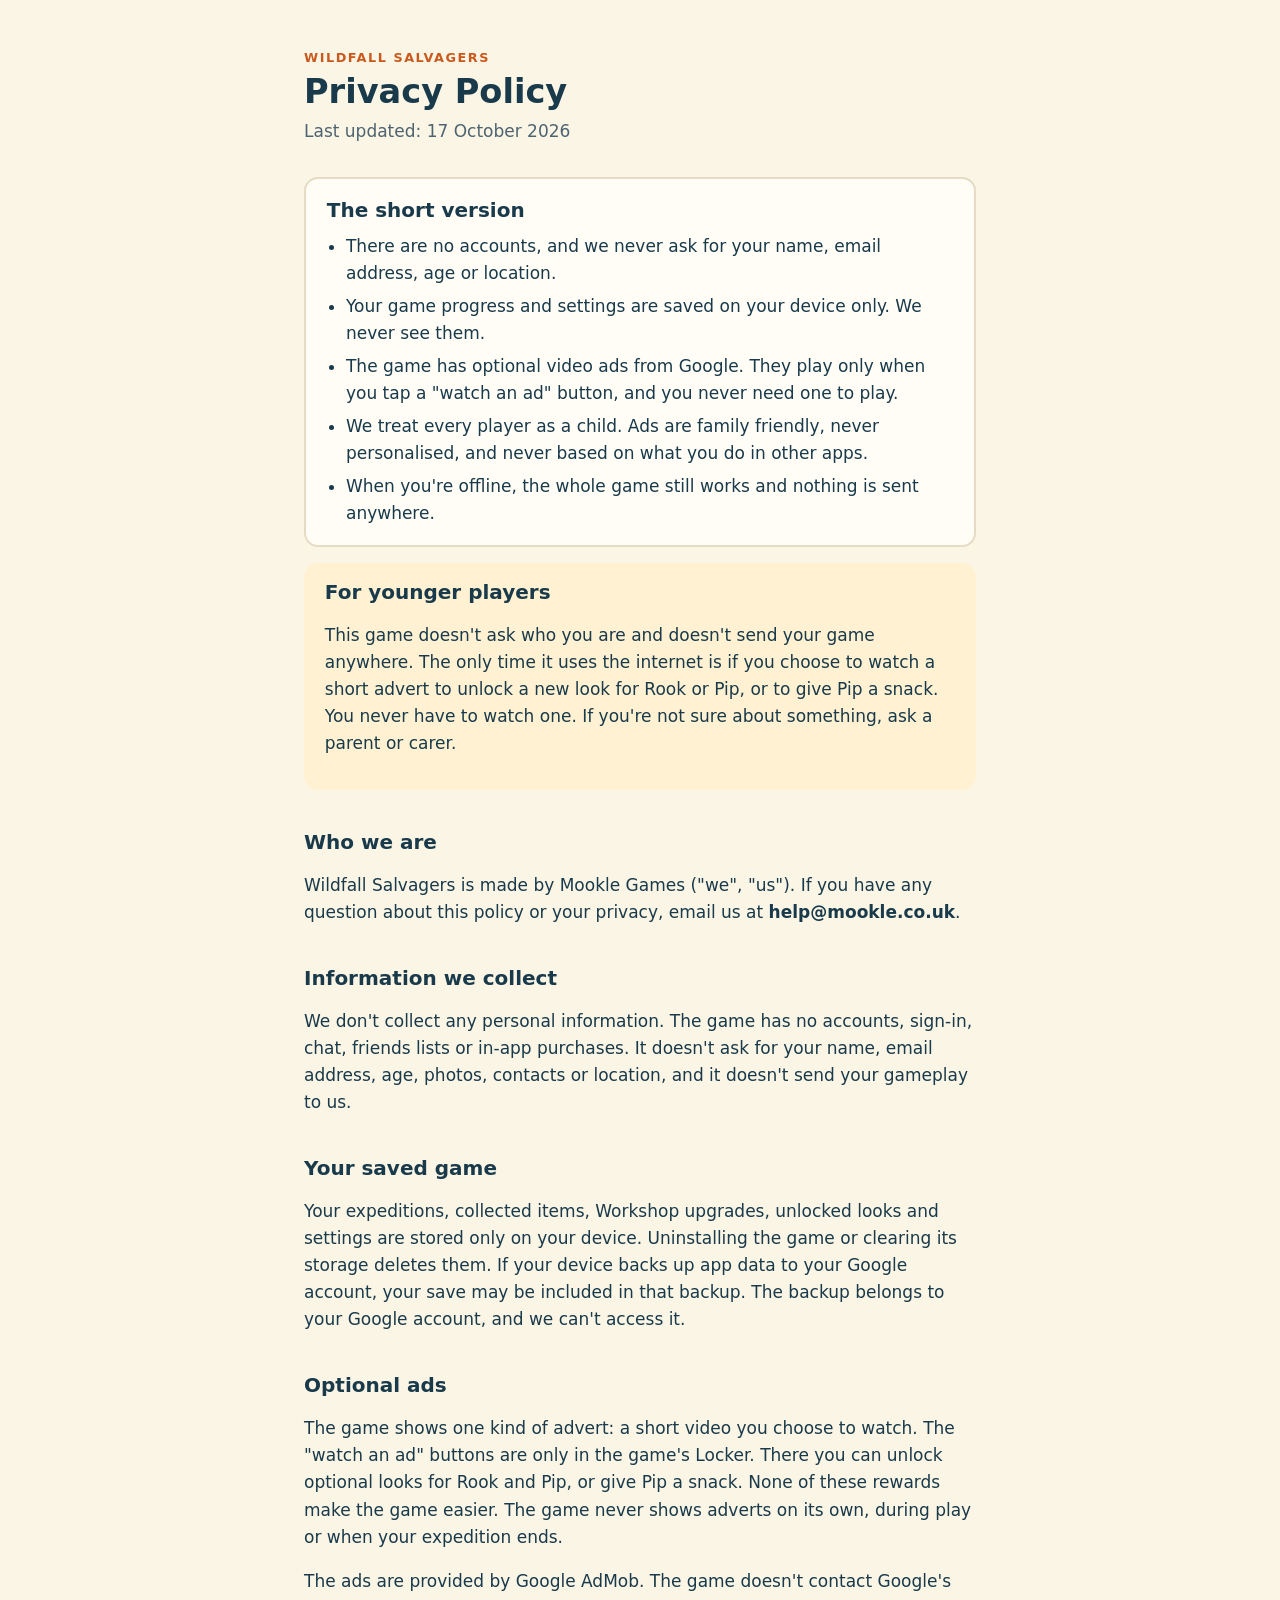
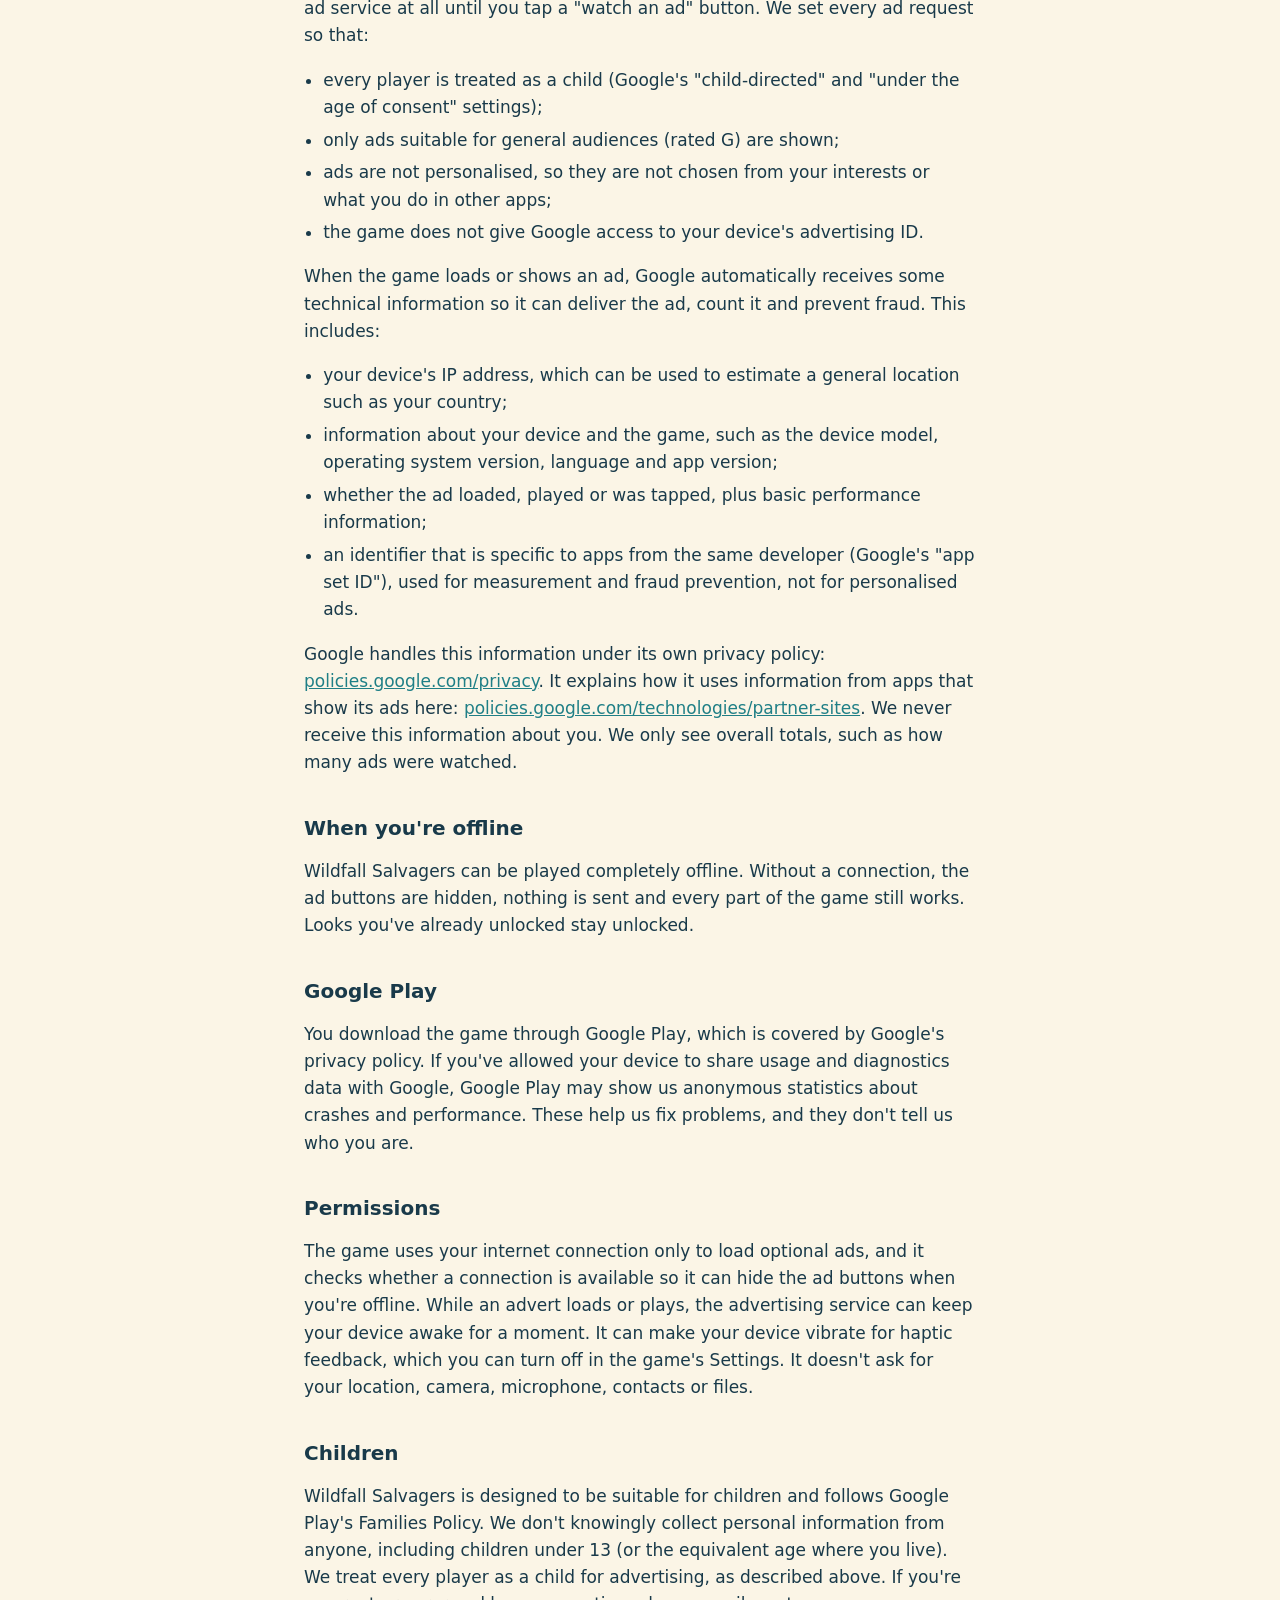
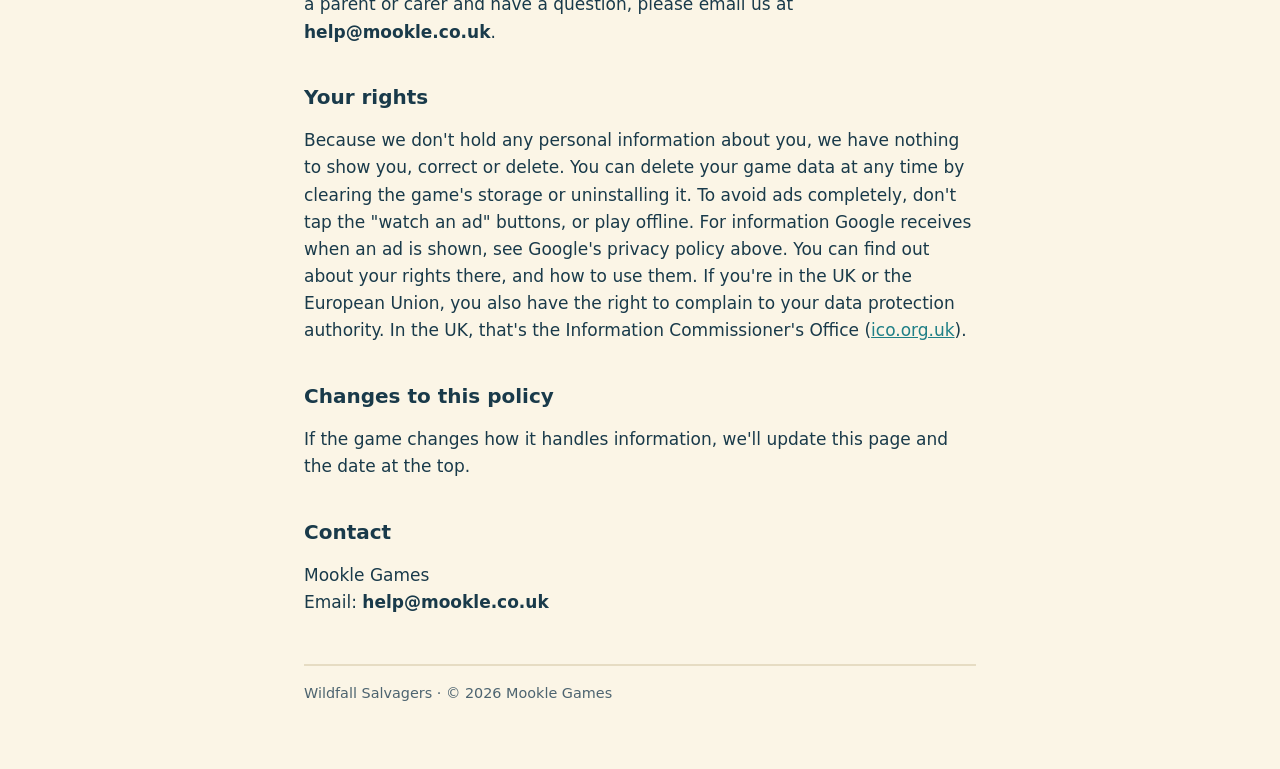
<file: privacy-policy.html>
<!doctype html>
<html lang="en-GB">
<head>
<meta charset="utf-8">
<meta name="viewport" content="width=device-width, initial-scale=1">
<title>Wildfall Salvagers Privacy Policy</title>
<meta name="description" content="How Wildfall Salvagers, a game by Mookle Games, handles your information.">
<style>
  :root {
    --bg: #fbf5e6; --card: #fffdf6; --ink: #193a4a; --soft: #4d6470; --rule: #e6dcc3;
    --teal: #1f7f86; --orange: #c9591c; --note: #fff1d2;
    color-scheme: light;
  }
  @media (prefers-color-scheme: dark) {
    :root {
      --bg: #10232c; --card: #16303b; --ink: #f3ead6; --soft: #b9c7cc; --rule: #2b4a57;
      --teal: #6fd0d4; --orange: #ffa066; --note: #213f4b;
      color-scheme: dark;
    }
  }
  * { box-sizing: border-box; }
  body {
    margin: 0; background: var(--bg); color: var(--ink);
    font: 17px/1.6 system-ui, -apple-system, "Segoe UI", Roboto, "Helvetica Neue", Arial, sans-serif;
    padding-inline: 16px;
  }
  main { max-width: 42rem; margin: 0 auto; padding-block: 3rem 4rem; }
  .game { margin: 0; font-size: .8rem; font-weight: 800; letter-spacing: .12em; text-transform: uppercase; color: var(--orange); }
  h1 { margin: .3rem 0 .4rem; font-size: 2.1rem; line-height: 1.15; text-wrap: balance; }
  .date { margin: 0 0 2rem; color: var(--soft); }
  h2 { margin: 2.4rem 0 .6rem; font-size: 1.25rem; line-height: 1.3; text-wrap: balance; }
  p, li { max-width: 65ch; }
  ul { padding-left: 1.2rem; }
  li + li { margin-top: .35rem; }
  a { color: var(--teal); }
  .short {
    background: var(--card); border: 2px solid var(--rule); border-radius: 14px;
    padding: 1.1rem 1.3rem; margin: 0 0 1rem;
  }
  .short h2 { margin-top: 0; }
  .short ul { margin: 0; }
  .kids { background: var(--note); border-radius: 14px; padding: 1rem 1.3rem; }
  .kids h2 { margin-top: 0; }
  footer { margin-top: 3rem; padding-top: 1rem; border-top: 2px solid var(--rule); color: var(--soft); font-size: .9rem; }
</style>
</head>
<body>
<main>
  <p class="game">Wildfall Salvagers</p>
  <h1>Privacy Policy</h1>
  <p class="date">Last updated: 17 October 2026</p>

  <section class="short">
    <h2>The short version</h2>
    <ul>
      <li>There are no accounts, and we never ask for your name, email address, age or location.</li>
      <li>Your game progress and settings are saved on your device only. We never see them.</li>
      <li>The game has optional video ads from Google. They play only when you tap a "watch an ad" button, and you never need one to play.</li>
      <li>We treat every player as a child. Ads are family friendly, never personalised, and never based on what you do in other apps.</li>
      <li>When you're offline, the whole game still works and nothing is sent anywhere.</li>
    </ul>
  </section>

  <section class="kids">
    <h2>For younger players</h2>
    <p>This game doesn't ask who you are and doesn't send your game anywhere. The only time it uses the internet is if you choose to watch a short advert to unlock a new look for Rook or Pip, or to give Pip a snack. You never have to watch one. If you're not sure about something, ask a parent or carer.</p>
  </section>

  <h2>Who we are</h2>
  <p>Wildfall Salvagers is made by Mookle Games ("we", "us"). If you have any question about this policy or your privacy, email us at <strong>help@mookle.co.uk</strong>.</p>

  <h2>Information we collect</h2>
  <p>We don't collect any personal information. The game has no accounts, sign-in, chat, friends lists or in-app purchases. It doesn't ask for your name, email address, age, photos, contacts or location, and it doesn't send your gameplay to us.</p>

  <h2>Your saved game</h2>
  <p>Your expeditions, collected items, Workshop upgrades, unlocked looks and settings are stored only on your device. Uninstalling the game or clearing its storage deletes them. If your device backs up app data to your Google account, your save may be included in that backup. The backup belongs to your Google account, and we can't access it.</p>

  <h2>Optional ads</h2>
  <p>The game shows one kind of advert: a short video you choose to watch. The "watch an ad" buttons are only in the game's Locker. There you can unlock optional looks for Rook and Pip, or give Pip a snack. None of these rewards make the game easier. The game never shows adverts on its own, during play or when your expedition ends.</p>
  <p>The ads are provided by Google AdMob. The game doesn't contact Google's ad service at all until you tap a "watch an ad" button. We set every ad request so that:</p>
  <ul>
    <li>every player is treated as a child (Google's "child-directed" and "under the age of consent" settings);</li>
    <li>only ads suitable for general audiences (rated G) are shown;</li>
    <li>ads are not personalised, so they are not chosen from your interests or what you do in other apps;</li>
    <li>the game does not give Google access to your device's advertising ID.</li>
  </ul>
  <p>When the game loads or shows an ad, Google automatically receives some technical information so it can deliver the ad, count it and prevent fraud. This includes:</p>
  <ul>
    <li>your device's IP address, which can be used to estimate a general location such as your country;</li>
    <li>information about your device and the game, such as the device model, operating system version, language and app version;</li>
    <li>whether the ad loaded, played or was tapped, plus basic performance information;</li>
    <li>an identifier that is specific to apps from the same developer (Google's "app set ID"), used for measurement and fraud prevention, not for personalised ads.</li>
  </ul>
  <p>Google handles this information under its own privacy policy: <a href="https://policies.google.com/privacy">policies.google.com/privacy</a>. It explains how it uses information from apps that show its ads here: <a href="https://policies.google.com/technologies/partner-sites">policies.google.com/technologies/partner-sites</a>. We never receive this information about you. We only see overall totals, such as how many ads were watched.</p>

  <h2>When you're offline</h2>
  <p>Wildfall Salvagers can be played completely offline. Without a connection, the ad buttons are hidden, nothing is sent and every part of the game still works. Looks you've already unlocked stay unlocked.</p>

  <h2>Google Play</h2>
  <p>You download the game through Google Play, which is covered by Google's privacy policy. If you've allowed your device to share usage and diagnostics data with Google, Google Play may show us anonymous statistics about crashes and performance. These help us fix problems, and they don't tell us who you are.</p>

  <h2>Permissions</h2>
  <p>The game uses your internet connection only to load optional ads, and it checks whether a connection is available so it can hide the ad buttons when you're offline. While an advert loads or plays, the advertising service can keep your device awake for a moment. It can make your device vibrate for haptic feedback, which you can turn off in the game's Settings. It doesn't ask for your location, camera, microphone, contacts or files.</p>

  <h2>Children</h2>
  <p>Wildfall Salvagers is designed to be suitable for children and follows Google Play's Families Policy. We don't knowingly collect personal information from anyone, including children under 13 (or the equivalent age where you live). We treat every player as a child for advertising, as described above. If you're a parent or carer and have a question, please email us at <strong>help@mookle.co.uk</strong>.</p>

  <h2>Your rights</h2>
  <p>Because we don't hold any personal information about you, we have nothing to show you, correct or delete. You can delete your game data at any time by clearing the game's storage or uninstalling it. To avoid ads completely, don't tap the "watch an ad" buttons, or play offline. For information Google receives when an ad is shown, see Google's privacy policy above. You can find out about your rights there, and how to use them. If you're in the UK or the European Union, you also have the right to complain to your data protection authority. In the UK, that's the Information Commissioner's Office (<a href="https://ico.org.uk">ico.org.uk</a>).</p>

  <h2>Changes to this policy</h2>
  <p>If the game changes how it handles information, we'll update this page and the date at the top.</p>

  <h2>Contact</h2>
  <p>Mookle Games<br>Email: <strong>help@mookle.co.uk</strong></p>

  <footer>Wildfall Salvagers &middot; &copy; 2026 Mookle Games</footer>
</main>
</body>
</html>
</file>
<file: wildfall/style.css>
/* Wildfall Salvagers page: the game's own look (the HUD's navy, cream, teal and orange, Nunito Sans) laid out like a
   game site: a top bar, pickers driving big cards, a biome map. One deliberate dark look. */

@font-face { font-family: "NS"; src: url("fonts/NunitoSans-900.ttf") format("truetype"); font-weight: 900; font-display: swap; }
@font-face { font-family: "NS"; src: url("fonts/NunitoSans-700.ttf") format("truetype"); font-weight: 700; font-display: swap; }

:root {
  --bg: #0b2430; --bg-deep: #08202a; --navy: #10303f; --panel: #133746;
  --line: rgba(255, 241, 206, .12); --line-2: rgba(255, 241, 206, .24);
  --cream: #fff1ce; --text: #f3ead3; --muted: #a9bcc3;
  --teal: #6fd0d4; --teal-2: #2fb3b9; --orange: #ffa066; --orange-2: #f07a2e; --gold: #ffc45c;
  --ink-outline: 0 2px 0 var(--navy), 2px 0 0 var(--navy), 0 -2px 0 var(--navy), -2px 0 0 var(--navy),
                 2px 2px 0 var(--navy), -2px -2px 0 var(--navy), 2px -2px 0 var(--navy), -2px 2px 0 var(--navy);
  color-scheme: dark;
}

* { box-sizing: border-box; }
html { scroll-behavior: smooth; scroll-padding-top: 76px; }
body {
  margin: 0; color: var(--text); font: 700 16px/1.55 "NS", system-ui, -apple-system, "Segoe UI", Roboto, sans-serif;
  background-color: var(--bg);
  background-image:
    radial-gradient(1200px 700px at 85% -10%, rgba(111, 208, 212, .10), transparent 60%),
    linear-gradient(rgba(255, 241, 206, .03) 1px, transparent 1px),
    linear-gradient(90deg, rgba(255, 241, 206, .03) 1px, transparent 1px);
  background-size: auto, 64px 64px, 64px 64px;
  -webkit-font-smoothing: antialiased;
}
img { max-width: 100%; }
a { color: inherit; }
h1, h2, h3 { font-weight: 900; text-wrap: balance; }
.sr, .skip:not(:focus) { position: absolute; width: 1px; height: 1px; overflow: hidden; clip: rect(0 0 0 0); white-space: nowrap; }
.skip:focus { position: fixed; z-index: 50; left: 12px; top: 12px; padding: 10px 16px; border-radius: 12px; background: var(--cream); color: var(--navy); }
.sprite { position: absolute; width: 0; height: 0; overflow: hidden; }
:focus-visible { outline: 3px solid var(--teal); outline-offset: 3px; }

/* ---------- the top bar */
.top {
  position: sticky; top: 0; z-index: 15;
  display: flex; align-items: center; gap: 24px; padding: 14px clamp(20px, 3vw, 40px);
  background: linear-gradient(180deg, rgba(8, 32, 42, .94), rgba(8, 32, 42, .72)); backdrop-filter: blur(10px);
  border-bottom: 1px solid var(--line);
}
.brand img { display: block; height: 34px; width: auto; }
.tabs { display: flex; gap: clamp(16px, 2.4vw, 34px); margin: 0 auto; }
.tabs a {
  padding: 6px 0; border-bottom: 2px solid transparent; text-decoration: none; white-space: nowrap;
  font: 900 13px/1 "NS", sans-serif; letter-spacing: .1em; text-transform: uppercase; color: var(--text);
}
.tabs a:hover, .tabs a.is-active { color: var(--orange); border-color: var(--orange); }
.soon {
  display: inline-flex; align-items: center; gap: 8px; padding: 9px 16px; border-radius: 999px; white-space: nowrap;
  border: 1.5px solid rgba(255, 160, 102, .55); color: var(--orange); font: 900 12px/1 "NS", sans-serif; letter-spacing: .06em; text-transform: uppercase;
}
.soon svg { width: 14px; height: 14px; }

/* ---------- hero */
.hero {
  position: relative; isolation: isolate; overflow: hidden; min-height: min(92vh, 880px);
  display: grid; grid-template-columns: minmax(0, 1fr) minmax(0, .85fr); align-items: center;
  padding: 48px clamp(20px, 5vw, 72px) 110px;
}
.hero-bg {
  position: absolute; inset: 0; z-index: -2;
  background:
    linear-gradient(90deg, rgba(8, 32, 42, .97) 0%, rgba(8, 32, 42, .86) 36%, rgba(8, 32, 42, .2) 72%, rgba(8, 32, 42, .5) 100%),
    linear-gradient(0deg, var(--bg) 0%, rgba(11, 36, 48, 0) 30%),
    url("img/BI01.webp") 60% 40% / cover;
}
.hero-copy { position: relative; z-index: 1; max-width: 620px; display: grid; gap: 18px; }
.hero-logo { margin: 0; line-height: 0; }
.hero-logo img { width: min(600px, 100%); height: auto; filter: drop-shadow(0 14px 26px rgba(0, 0, 0, .5)); }
.kicker { margin: 0; color: var(--teal); font: 900 14px/1.3 "NS", sans-serif; letter-spacing: .12em; text-transform: uppercase; }
.lead { margin: 0; font-size: clamp(17px, 1.35vw, 20px); line-height: 1.65; max-width: 34em; color: var(--text); }
.cta { display: flex; flex-wrap: wrap; gap: 14px; margin-top: 4px; }
.btn {
  display: inline-flex; align-items: center; gap: 10px; padding: 14px 24px; border-radius: 16px; text-decoration: none;
  font: 900 16px/1 "NS", sans-serif; transition: transform .15s, box-shadow .15s;
}
.btn svg { width: 18px; height: 18px; }
.btn:hover { transform: translateY(-2px); }
.btn-orange {
  color: #fff6e2; text-shadow: 0 1.5px 0 var(--navy), 1.5px 0 0 var(--navy), 0 -1.5px 0 var(--navy), -1.5px 0 0 var(--navy);
  background: linear-gradient(180deg, #ffbc6e, var(--orange-2)); border: 3px solid var(--navy);
  box-shadow: inset 0 -5px 0 rgba(130, 40, 0, .28), inset 0 3px 0 rgba(255, 255, 255, .3), 0 10px 22px rgba(240, 122, 46, .3);
}
.btn-ghost { color: var(--cream); border: 2px solid var(--line-2); background: rgba(255, 241, 206, .05); }
.btn-ghost:hover { border-color: var(--orange); color: var(--orange); }
.facts { display: flex; flex-wrap: wrap; gap: 10px; list-style: none; margin: 4px 0 0; padding: 0; }
.facts li {
  padding: 7px 14px; border-radius: 999px; font: 900 13px/1.2 "NS", sans-serif; color: var(--teal);
  background: rgba(111, 208, 212, .12); border: 1px solid rgba(111, 208, 212, .32);
}
.hero-rook {
  position: absolute; z-index: 0; right: clamp(-30px, 3vw, 80px); bottom: -14px;
  height: min(94%, 840px); width: auto; filter: drop-shadow(0 26px 40px rgba(0, 0, 0, .5));
}
.scroll-cue {
  position: absolute; left: 50%; bottom: 22px; z-index: 1; width: 44px; height: 44px; margin-left: -22px; border-radius: 50%;
  display: grid; place-items: center; color: var(--cream); border: 1.5px solid var(--line-2); background: rgba(8, 32, 42, .6);
  animation: bob 2.2s ease-in-out infinite;
}
.scroll-cue svg { width: 22px; height: 22px; }
@keyframes bob { 50% { transform: translateY(6px); } }

/* ---------- sections */
.sec { position: relative; padding: clamp(64px, 8vw, 116px) clamp(20px, 5vw, 72px); }
.sec-head { max-width: 760px; margin-bottom: 40px; }
.eyebrow { margin: 0 0 8px; color: var(--teal); font: 900 13px/1.3 "NS", sans-serif; letter-spacing: .14em; text-transform: uppercase; }
h2 {
  margin: 0 0 14px; font-size: clamp(38px, 5vw, 62px); line-height: 1; color: var(--cream); letter-spacing: .01em;
  text-shadow: 0 3px 0 var(--navy), 3px 0 0 var(--navy), 0 -3px 0 var(--navy), -3px 0 0 var(--navy),
               3px 3px 0 var(--navy), -3px -3px 0 var(--navy), 3px -3px 0 var(--navy), -3px 3px 0 var(--navy), 0 10px 22px rgba(0, 0, 0, .4);
}
.sec-lead { margin: 0; color: var(--muted); font-size: 17px; line-height: 1.65; max-width: 40em; }
.small { margin: 10px 0 0; color: var(--muted); font-size: 13px; line-height: 1.5; }

/* ---------- pickers and cards */
.roster { display: grid; grid-template-columns: 132px minmax(0, 1fr); gap: 28px; align-items: start; max-width: 1240px; }
.picks {
  display: flex; flex-direction: column; align-items: center; gap: 14px; max-height: 660px; overflow-y: auto;
  padding: 8px 22px 8px 6px; scrollbar-width: thin; scrollbar-color: rgba(255, 241, 206, .25) transparent;
}
.pick-group { align-self: flex-start; margin: 8px 0 -4px; color: var(--muted); font: 900 11px/1 "NS", sans-serif; letter-spacing: .16em; text-transform: uppercase; }
.pick {
  position: relative; flex: 0 0 auto; width: 92px; height: 92px; padding: 0; border-radius: 50%; cursor: pointer;
  border: 3px solid rgba(255, 241, 206, .18); background: radial-gradient(circle at 50% 35%, #25586c, #0c2733 72%);
  transition: border-color .2s, box-shadow .2s, transform .2s;
}
.pick img { display: block; width: 100%; height: 100%; padding: 7px; border-radius: 50%; object-fit: contain; }
.pick:hover { border-color: rgba(255, 160, 102, .6); transform: translateY(-2px); }
.pick[aria-selected="true"] { border-color: var(--orange); box-shadow: 0 0 0 5px rgba(255, 160, 102, .18), 0 12px 26px rgba(0, 0, 0, .4); }
.pick[aria-selected="true"]::after {
  content: ""; position: absolute; right: -19px; top: 50%; width: 10px; height: 10px; margin-top: -5px; border-radius: 50%;
  background: var(--orange); box-shadow: 0 0 0 4px rgba(255, 160, 102, .25);
}

.card {
  position: relative; min-height: 540px; padding: clamp(18px, 3vw, 36px); border-radius: 30px;
  background: linear-gradient(160deg, #18414f 0%, var(--navy) 55%, #0c2733 100%);
  border: 1.5px solid var(--line-2); box-shadow: 0 30px 60px rgba(0, 0, 0, .35), inset 0 1px 0 rgba(255, 241, 206, .08);
}
.card::before {                                  /* the dashed lead-in from the picks, as in the reference */
  content: ""; position: absolute; left: -30px; top: 50%; width: 30px; border-top: 2px dashed rgba(255, 160, 102, .5);
}
.card.swap .card-inner { animation: cardIn .38s cubic-bezier(.2, .8, .2, 1) both; }
@keyframes cardIn { from { opacity: 0; transform: translateY(12px); } }
.card-inner { display: grid; grid-template-columns: minmax(0, .95fr) minmax(0, 1fr); gap: clamp(22px, 3vw, 44px); align-items: start; }

.portrait, .pedestal {
  position: relative; margin: 0 0 26px; border-radius: 26px; display: grid; place-items: center;
  border: 3px solid var(--navy); box-shadow: inset 0 0 0 1.5px rgba(255, 241, 206, .12), 0 18px 36px rgba(0, 0, 0, .35);
}
.portrait {
  aspect-ratio: 4 / 5; padding: 26px 22px 56px;
  background: radial-gradient(ellipse at 50% 42%, rgba(111, 208, 212, .34), transparent 62%), linear-gradient(180deg, #1e4d5f, var(--bg));
}
.portrait img, .pedestal img { max-width: 100%; max-height: 100%; object-fit: contain; filter: drop-shadow(0 18px 20px rgba(0, 0, 0, .45)); }
.portrait img { position: absolute; top: 26px; left: 22px; width: calc(100% - 44px); height: calc(100% - 82px); }   /* tall poses stay inside the 4:5 frame */
.pedestal {
  aspect-ratio: 5 / 4; padding: 28px 22px 64px;
  background: radial-gradient(ellipse at 50% 46%, rgba(255, 196, 92, .30), transparent 58%), linear-gradient(180deg, #1e4d5f, var(--bg));
}
.pedestal::after {                               /* the floor the weapon floats over */
  content: ""; position: absolute; left: 22%; right: 22%; bottom: 46px; height: 18px; border-radius: 50%;
  background: radial-gradient(ellipse, rgba(0, 0, 0, .45), transparent 70%);
}
.pedestal img { position: relative; z-index: 1; animation: float 4s ease-in-out infinite; }
@keyframes float { 50% { transform: translateY(-8px); } }

.plate {
  position: absolute; z-index: 2; left: 50%; bottom: -24px; transform: translateX(-50%); min-width: 62%; padding: 11px 36px;
  text-align: center; border-radius: 16px; border: 3px solid var(--navy);
  background: linear-gradient(180deg, #ffc275 0%, #f78d3c 55%, #e3702a 100%);
  box-shadow: inset 0 -5px 0 rgba(120, 40, 0, .25), inset 0 3px 0 rgba(255, 255, 255, .35), 0 10px 22px rgba(0, 0, 0, .35);
}
.plate::before, .plate::after {                  /* teal rivets on the plate's ends */
  content: ""; position: absolute; top: 50%; width: 18px; height: 18px; margin-top: -9px; border-radius: 50%;
  background: radial-gradient(circle at 35% 35%, #a6f4f5, var(--teal-2) 60%, #17707a); border: 2.5px solid var(--navy);
}
.plate::before { left: -11px; }
.plate::after { right: -11px; }
.plate span { font: 900 26px/1.1 "NS", sans-serif; color: #fff6e2; white-space: nowrap; text-shadow: var(--ink-outline); }

.card-body { padding-top: 4px; }
.tagline { margin: 0; color: var(--teal); font: 900 12px/1.3 "NS", sans-serif; letter-spacing: .14em; text-transform: uppercase; }
.card-body h3 { margin: 6px 0 12px; font-size: clamp(32px, 3.4vw, 46px); line-height: 1.05; color: var(--cream); text-shadow: var(--ink-outline), 0 8px 18px rgba(0, 0, 0, .35); }
.chips { display: flex; flex-wrap: wrap; gap: 8px; list-style: none; margin: 0 0 20px; padding: 0; }
.chips li { padding: 6px 12px; border-radius: 999px; font-size: 13px; color: var(--text); background: rgba(255, 241, 206, .08); border: 1px solid var(--line); }

.stats { display: grid; gap: 14px; margin: 0 0 20px; }
.stat-top { display: flex; justify-content: space-between; gap: 12px; margin-bottom: 6px; font: 900 15px/1.2 "NS", sans-serif; color: var(--cream); }
.stat-top b { color: var(--gold); }
.track {
  position: relative; height: 18px; overflow: hidden; border-radius: 10px;
  background: #0a222c; border: 2px solid #2b4a57; box-shadow: inset 0 2px 4px rgba(0, 0, 0, .45);
}
.fill {
  position: relative; display: block; width: 0; height: 100%; border-radius: 8px;
  background: linear-gradient(90deg, var(--orange-2), var(--gold));
  box-shadow: inset 0 -3px 0 rgba(0, 0, 0, .18), inset 0 2px 0 rgba(255, 255, 255, .35);
  transition: width .75s cubic-bezier(.2, .8, .2, 1);
}
.fill::after { content: ""; position: absolute; inset: 0; background: repeating-linear-gradient(90deg, transparent 0 18px, rgba(16, 48, 63, .35) 18px 20px); }
.tone-a .fill { background: linear-gradient(90deg, var(--teal-2), #93e9eb); }
.tone-b .fill { background: linear-gradient(90deg, #4fb535, #b1e66f); }

.desc { margin: 0 0 16px; font-size: 16px; line-height: 1.65; color: var(--text); }
.facts-list { display: grid; gap: 10px; list-style: none; margin: 0; padding: 0; }
.facts-list li { position: relative; padding-left: 28px; line-height: 1.5; }
.facts-list li::before {
  content: ""; position: absolute; left: 4px; top: .45em; width: 11px; height: 11px; transform: rotate(45deg); border-radius: 2px;
  background: var(--orange); box-shadow: 0 0 0 3px rgba(255, 160, 102, .2);
}
.attacks, .tip { margin: 0 0 12px; padding: 12px 16px; border-radius: 16px; font-size: 15px; line-height: 1.55; }
.attacks { background: rgba(255, 115, 107, .09); border-left: 4px solid #ff736b; }
.tip { background: rgba(111, 208, 212, .09); border-left: 4px solid var(--teal); }
.attacks b, .tip b { display: block; margin-bottom: 2px; font: 900 12px/1.3 "NS", sans-serif; letter-spacing: .12em; text-transform: uppercase; }
.attacks b { color: #ff9d97; }
.tip b { color: var(--teal); }

/* ---------- arsenal */
.arsenal { grid-template-columns: minmax(0, 1fr); }
.picks.tiles {
  display: grid; grid-template-columns: repeat(auto-fill, minmax(90px, 1fr)); gap: 14px;
  max-height: none; overflow: visible; padding: 4px 4px 22px;
}
.pick.tile {
  width: auto; height: auto; aspect-ratio: 1; border-radius: 20px;
  background: radial-gradient(circle at 50% 40%, rgba(255, 196, 92, .16), transparent 66%), linear-gradient(160deg, #1b4a5b, #0e2c38);
}
.pick.tile img { border-radius: 14px; padding: 10px; }
.pick.tile[aria-selected="true"]::after { right: auto; left: 50%; top: auto; bottom: -19px; margin: 0 0 0 -5px; }
.arsenal .card::before { left: 50%; top: -30px; width: 0; height: 30px; border-top: 0; border-left: 2px dashed rgba(255, 160, 102, .5); }
.rarity { max-width: 1240px; margin-top: 48px; }
.rarity-title { margin: 0 0 14px; font: 900 15px/1.3 "NS", sans-serif; color: var(--cream); }
.rarity ul { display: grid; grid-template-columns: repeat(6, minmax(0, 1fr)); gap: 12px; list-style: none; margin: 0; padding: 0; }
.rarity li {
  position: relative; overflow: hidden; padding: 16px 14px 16px 34px; border-radius: 18px;
  background: linear-gradient(180deg, rgba(255, 255, 255, .05), rgba(0, 0, 0, .14));
  border: 1.5px solid var(--r); border-color: color-mix(in srgb, var(--r) 55%, transparent);
}
.rarity li::before {                             /* each rarity's loot beam */
  content: ""; position: absolute; left: 15px; top: 12px; bottom: 12px; width: 6px; border-radius: 3px;
  background: linear-gradient(var(--r), transparent); box-shadow: 0 0 14px var(--r);
}
.rarity b { display: block; color: var(--r); font: 900 16px/1.2 "NS", sans-serif; }
.rarity span { color: var(--muted); font-size: 13px; }

/* ---------- world */
.world { isolation: isolate; overflow: hidden; min-height: 780px; }
.world-bg { position: absolute; inset: 0; z-index: -1; }
.world-bg img { position: absolute; inset: 0; width: 100%; height: 100%; object-fit: cover; opacity: 0; transition: opacity .8s ease; }
.world-bg img.on { opacity: 1; }
.world::after {
  content: ""; position: absolute; inset: 0; z-index: -1; pointer-events: none;
  background:
    linear-gradient(90deg, rgba(8, 32, 42, .96) 0%, rgba(8, 32, 42, .82) 42%, rgba(8, 32, 42, .3) 78%, rgba(8, 32, 42, .55) 100%),
    linear-gradient(180deg, var(--bg) 0%, transparent 16%, transparent 80%, var(--bg) 100%);
}
.world-ui { display: grid; grid-template-columns: minmax(0, 430px) minmax(0, 640px); gap: 36px; align-items: center; max-width: 1140px; }
.biome-card {
  display: grid; grid-template-columns: 38px minmax(0, 1fr) 38px; gap: 12px; align-items: center; padding: 22px 14px;
  border-radius: 22px; background: rgba(9, 28, 36, .8); backdrop-filter: blur(6px);
  border: 1.5px solid var(--tint, var(--orange)); border-color: color-mix(in srgb, var(--tint, #ffa066) 70%, transparent);
  box-shadow: 0 20px 44px rgba(0, 0, 0, .4); transition: border-color .4s;
}
.biome-n { margin: 0; color: var(--teal); font: 900 12px/1.3 "NS", sans-serif; letter-spacing: .14em; text-transform: uppercase; }
.biome-name { margin: 2px 0 12px; font-size: 32px; line-height: 1.1; color: var(--cream); text-shadow: var(--ink-outline); }
.biome-card dl { margin: 0; }
.biome-card dl div { display: grid; grid-template-columns: 86px minmax(0, 1fr); gap: 10px; padding: 8px 0; border-top: 1px solid var(--line); }
.biome-card dt { color: var(--muted); font: 900 11px/1.6 "NS", sans-serif; letter-spacing: .12em; text-transform: uppercase; }
.biome-card dd { margin: 0; font-size: 15px; line-height: 1.45; }
.arrow {
  width: 38px; height: 38px; padding: 0; border-radius: 50%; display: grid; place-items: center; cursor: pointer;
  color: var(--cream); background: rgba(255, 241, 206, .06); border: 1.5px solid var(--line-2); transition: color .2s, border-color .2s;
}
.arrow svg { width: 20px; height: 20px; }
.arrow:hover { color: var(--orange); border-color: var(--orange); }
.map { display: block; width: 100%; height: auto; overflow: visible; filter: drop-shadow(0 18px 30px rgba(0, 0, 0, .45)); }
.region { cursor: pointer; outline: none; }
.region path {
  fill: var(--tint); fill: color-mix(in srgb, var(--tint) 40%, #0b2430); fill-opacity: .92;
  stroke: rgba(255, 241, 206, .55); stroke-width: 1.5; stroke-linejoin: round; transition: fill .25s, stroke .25s;
}
.region text {
  fill: var(--cream); font: 900 13px "NS", sans-serif; text-anchor: middle; pointer-events: none;
  paint-order: stroke; stroke: #0b2430; stroke-width: 4px; stroke-linejoin: round;
}
.region:hover path { fill: color-mix(in srgb, var(--tint) 62%, #0b2430); stroke: var(--cream); }
.region:focus-visible path { stroke: var(--teal); stroke-width: 3; }
.region[aria-pressed="true"] path { fill: color-mix(in srgb, #ffa066 88%, var(--tint)); stroke: var(--cream); stroke-width: 2.5; }
.region .dot { fill: var(--orange); stroke: #0b2430; stroke-width: 3; opacity: 0; }
.region[aria-pressed="true"] .dot { opacity: 1; fill: #fff6e2; animation: pulse 1.6s ease-in-out infinite; }
@keyframes pulse { 50% { r: 8; } }

/* ---------- trailer */
.trailer { display: grid; grid-template-columns: minmax(0, 1fr) auto; gap: 56px; align-items: center; max-width: 1080px; }
.trailer .sec-lead { margin-bottom: 26px; }
.phone {
  position: relative; display: block; width: min(300px, 72vw); aspect-ratio: 9 / 16; overflow: hidden; border-radius: 40px;
  border: 10px solid #071a21; background: #000; box-shadow: 0 0 0 2px rgba(255, 241, 206, .16), 0 40px 80px rgba(0, 0, 0, .5);
}
.phone img { display: block; width: 100%; height: 100%; object-fit: cover; transition: transform .4s; }
.phone:hover img { transform: scale(1.03); }
.play {
  position: absolute; left: 50%; top: 50%; width: 84px; height: 84px; margin: -42px 0 0 -42px; border-radius: 50%;
  display: grid; place-items: center; color: #fff6e2; border: 4px solid var(--navy);
  background: linear-gradient(180deg, #ffbc6e, var(--orange-2)); box-shadow: 0 12px 30px rgba(0, 0, 0, .45);
}
.play svg { width: 34px; height: 34px; margin-left: 4px; }

/* ---------- footer */
.foot { display: grid; gap: 14px; justify-items: start; padding: 52px clamp(20px, 5vw, 72px) 64px; border-top: 1px solid var(--line); color: var(--muted); }
.foot img { display: block; width: 180px; height: auto; }
.foot p { margin: 0; }
.foot nav { display: flex; flex-wrap: wrap; gap: 8px 22px; }
.foot nav a { color: var(--text); text-decoration: none; }
.foot nav a:hover { color: var(--orange); }
.copy { font-size: 13px; }

/* ---------- how it plays */
.loop { list-style: none; margin: 0; padding: 0; display: grid; grid-template-columns: repeat(4, minmax(0, 1fr)); gap: 20px; max-width: 1240px; }
.step {
  position: relative; display: grid; align-content: start; gap: 10px; padding-bottom: 22px; overflow: hidden; border-radius: 24px;
  background: linear-gradient(170deg, #18414f, var(--navy) 60%, #0c2733); border: 1.5px solid var(--line-2); box-shadow: 0 20px 40px rgba(0, 0, 0, .3);
}
.step-art {
  position: relative; margin: 0; height: 176px; display: flex; align-items: center; justify-content: center; overflow: hidden;
  background: radial-gradient(ellipse at 50% 62%, rgba(111, 208, 212, .26), transparent 66%), #0e2c38;
}
.step-art img { position: relative; z-index: 1; filter: drop-shadow(0 10px 14px rgba(0, 0, 0, .45)); }
.art-world img { width: 100%; height: 100%; object-fit: cover; filter: none; }
.art-loot { background: radial-gradient(ellipse at 50% 58%, rgba(255, 199, 64, .42), transparent 62%), #0e2c38; }
.art-loot::before {                              /* a Legendary's gold beam behind the find */
  content: ""; position: absolute; left: 50%; top: -12%; bottom: 50%; width: 12px; margin-left: -6px; border-radius: 6px;
  background: linear-gradient(transparent, #ffc740); box-shadow: 0 0 26px #ffc740; opacity: .85;
}
.art-loot img { width: 74%; height: auto; }
.art-build img { width: 36%; height: auto; margin: 0 -3%; }
.art-build img:nth-child(2) { width: 44%; z-index: 2; }
.art-grow { background: radial-gradient(ellipse at 50% 70%, rgba(255, 160, 102, .3), transparent 64%), #0e2c38; }
.art-grow img { height: 100%; width: auto; object-fit: contain; }
.step-n {
  position: absolute; z-index: 3; top: 12px; left: 12px; width: 36px; height: 36px; border-radius: 50%; display: grid; place-items: center;
  font: 900 17px/1 "NS", sans-serif; color: #fff6e2; text-shadow: var(--ink-outline);
  background: linear-gradient(180deg, #ffbc6e, var(--orange-2)); border: 3px solid var(--navy);
}
.step h3 { margin: 6px 20px 0; font-size: 22px; line-height: 1.15; color: var(--cream); }
.step p { margin: 0 20px; font-size: 15px; line-height: 1.6; color: var(--text); }

/* ---------- powers and perks */
.block { max-width: 1240px; margin-top: 56px; }
.sec-head + .block { margin-top: 0; }
.block-title { margin: 0 0 6px; font-size: 28px; color: var(--cream); text-shadow: var(--ink-outline); }
.block-lead { margin: 0 0 20px; max-width: 48em; color: var(--muted); line-height: 1.6; }
.block h4 { margin: 0; font-weight: 900; text-wrap: balance; }
.power-grid, .builds, .perk-grid, .combo-grid, .stat-chips { list-style: none; margin: 0; padding: 0; }
.power-grid { display: grid; grid-template-columns: repeat(4, minmax(0, 1fr)); gap: 12px; }
.power {
  display: grid; grid-template-columns: 52px minmax(0, 1fr); column-gap: 12px; align-items: center; padding: 12px 14px;
  border-radius: 18px; background: rgba(255, 241, 206, .05); border: 1px solid var(--line);
}
.power img { grid-row: span 2; width: 52px; height: 52px; }
.power b { align-self: end; font: 900 15px/1.25 "NS", sans-serif; color: var(--cream); }
.power span { align-self: start; font-size: 13px; line-height: 1.4; color: var(--muted); }

.builds { display: grid; grid-template-columns: repeat(3, minmax(0, 1fr)); gap: 18px; }
.build {
  display: grid; grid-template-rows: auto 1fr; overflow: hidden; border-radius: 24px;
  background: linear-gradient(170deg, #18414f, var(--navy) 60%, #0c2733); border: 1.5px solid var(--line-2);
}
.build figure {
  margin: 0; height: 150px; display: grid; place-items: center;
  background: radial-gradient(ellipse at 50% 58%, rgba(168, 107, 245, .36), transparent 66%), #0e2c38;
}
.build figure img { width: 68%; height: auto; filter: drop-shadow(0 10px 14px rgba(0, 0, 0, .45)); }
.build > div { padding: 16px 20px 20px; }
.build h4 { font-size: 22px; line-height: 1.2; color: var(--cream); }
.build-gun { margin: 4px 0 10px; font: 900 12px/1.3 "NS", sans-serif; letter-spacing: .12em; text-transform: uppercase; color: var(--teal); }
.build-powers { display: grid; gap: 6px; margin: 0 0 12px; padding: 0; list-style: none; }
.build-powers li { display: flex; align-items: center; gap: 10px; font: 900 14px/1.2 "NS", sans-serif; color: var(--text); }
.build-powers img { width: 34px; height: 34px; }
.build > div > p:last-child { margin: 0; font-size: 14px; line-height: 1.55; color: var(--muted); }

.perk-grid { display: grid; grid-template-columns: repeat(4, minmax(0, 1fr)); gap: 14px; }
.perk {                                          /* cream, like the game's level-up cards */
  padding: 12px 16px 16px; border-radius: 20px; color: var(--navy);
  background: linear-gradient(180deg, #fff7e3, #f3e2b8); border: 3px solid var(--navy); box-shadow: 0 12px 26px rgba(0, 0, 0, .3);
}
.perk figure { margin: 0 0 6px; height: 112px; display: grid; place-items: center; }
.perk figure img { max-height: 112px; width: auto; max-width: 100%; filter: drop-shadow(0 6px 8px rgba(16, 48, 63, .3)); }
.perk-cat {
  display: inline-block; margin: 0; padding: 3px 10px; border-radius: 999px; background: var(--orange); color: var(--navy);
  font: 900 10px/1.5 "NS", sans-serif; letter-spacing: .12em; text-transform: uppercase;
}
.perk.is-def .perk-cat { background: var(--teal); }
.perk h4 { margin: 6px 0 2px; font-size: 19px; line-height: 1.15; color: var(--navy); }
.perk-line { margin: 0; font-size: 14px; line-height: 1.4; color: #24495a; }
.perk-num { margin: 4px 0 10px; font: 900 12px/1.4 "NS", sans-serif; color: #b04a12; }
.perk-max { margin: 0; padding: 8px 10px; border-radius: 12px; background: rgba(16, 48, 63, .08); font-size: 13px; line-height: 1.4; color: #24495a; }
.perk-max b { display: block; font: 900 12px/1.35 "NS", sans-serif; letter-spacing: .04em; color: var(--navy); }
.stats-title { margin: 26px 0 10px; font: 900 15px/1.3 "NS", sans-serif; color: var(--cream); }
.stat-chips { display: flex; flex-wrap: wrap; gap: 8px; }
.stat-chips li { padding: 7px 12px; border-radius: 12px; font-size: 13px; color: var(--muted); background: rgba(255, 241, 206, .06); border: 1px solid var(--line); }
.stat-chips b { margin-right: 6px; color: var(--cream); }

.combo-grid { display: grid; grid-template-columns: repeat(3, minmax(0, 1fr)); gap: 14px; }
.combo { padding: 14px 16px 16px; border-radius: 20px; background: rgba(255, 241, 206, .05); border: 1px solid var(--line); }
.combo-pair { display: flex; align-items: center; gap: 2px; margin-bottom: 8px; }
.combo-pair img { width: 66px; height: 58px; object-fit: contain; filter: drop-shadow(0 6px 8px rgba(0, 0, 0, .4)); }
.combo-pair span { margin: 0 4px; font: 900 24px/1 "NS", sans-serif; color: var(--orange); }
.combo h4 { font-size: 19px; line-height: 1.2; color: var(--gold); }
.combo-of { margin: 3px 0 6px; font: 900 11px/1.4 "NS", sans-serif; letter-spacing: .1em; text-transform: uppercase; color: var(--teal); }
.combo > p:last-child { margin: 0; font-size: 14px; line-height: 1.5; color: var(--text); }

/* ---------- smaller screens */
@media (max-width: 1100px) {
  .loop { grid-template-columns: repeat(2, minmax(0, 1fr)); }
  .power-grid, .perk-grid { grid-template-columns: repeat(3, minmax(0, 1fr)); }
  .combo-grid { grid-template-columns: repeat(2, minmax(0, 1fr)); }
}
@media (max-width: 900px) {
  .power-grid, .perk-grid { grid-template-columns: repeat(2, minmax(0, 1fr)); }
  .builds { grid-template-columns: minmax(0, 1fr); }
  .top { flex-wrap: wrap; gap: 10px 16px; padding-bottom: 0; }
  .soon { margin-left: auto; padding: 8px 12px; font-size: 11px; }
  .tabs { order: 3; width: 100%; margin: 0; overflow-x: auto; scrollbar-width: none; padding-bottom: 10px; }
  .hero { grid-template-columns: minmax(0, 1fr); min-height: 0; padding-top: 36px; padding-bottom: 0; }
  .hero-bg {                                     /* on a phone the text runs down the painting, so fade top to bottom */
    background:
      linear-gradient(180deg, rgba(8, 32, 42, .94) 0%, rgba(8, 32, 42, .88) 52%, rgba(8, 32, 42, .35) 80%, var(--bg) 100%),
      url("img/BI01.webp") 62% 30% / cover;
  }
  .hero-rook { position: relative; right: auto; bottom: auto; justify-self: center; height: auto; width: min(82vw, 440px); margin: 18px 0 -20px; }
  .scroll-cue { display: none; }
  .roster { grid-template-columns: minmax(0, 1fr); gap: 18px; }
  .picks { flex-direction: row; align-items: center; max-height: none; overflow-x: auto; overflow-y: visible; padding: 8px 6px 24px; }
  .pick { width: 76px; height: 76px; }
  .pick[aria-selected="true"]::after { right: auto; left: 50%; top: auto; bottom: -19px; margin: 0 0 0 -5px; }
  .pick-group { align-self: center; margin: 0 2px; writing-mode: vertical-rl; transform: rotate(180deg); }
  .card { min-height: 0; }
  .card::before, .arsenal .card::before { display: none; }
  .card-inner { grid-template-columns: minmax(0, 1fr); }
  .portrait, .pedestal { width: min(100%, 440px); justify-self: center; }
  .world-ui { grid-template-columns: minmax(0, 1fr); }
  .trailer { grid-template-columns: minmax(0, 1fr); justify-items: center; text-align: center; gap: 36px; }
  .trailer .sec-lead { margin-inline: auto; }
  .rarity ul { grid-template-columns: repeat(3, minmax(0, 1fr)); }
}
@media (max-width: 560px) {
  .loop, .power-grid { grid-template-columns: minmax(0, 1fr); }
  .perk, .combo { padding: 10px 12px 14px; }
  .perk h4, .combo h4 { font-size: 17px; }
  .combo-pair img { width: 54px; height: 48px; }
  .combo-pair span { margin: 0 2px; font-size: 20px; }
  .brand img { height: 28px; }
  .soon-where { display: none; }               /* "Coming soon" keeps the bar to two rows */
  .rarity ul { grid-template-columns: repeat(2, minmax(0, 1fr)); }
  .plate span { font-size: 22px; }
  .biome-card { grid-template-columns: 34px minmax(0, 1fr) 34px; padding: 18px 10px; }
  .biome-card dl div { grid-template-columns: minmax(0, 1fr); gap: 2px; }
  .region text { font-size: 19px; }
}
@media (prefers-reduced-motion: reduce) {
  html { scroll-behavior: auto; }
  *, *::before, *::after { animation: none !important; transition: none !important; }
}
</file>
